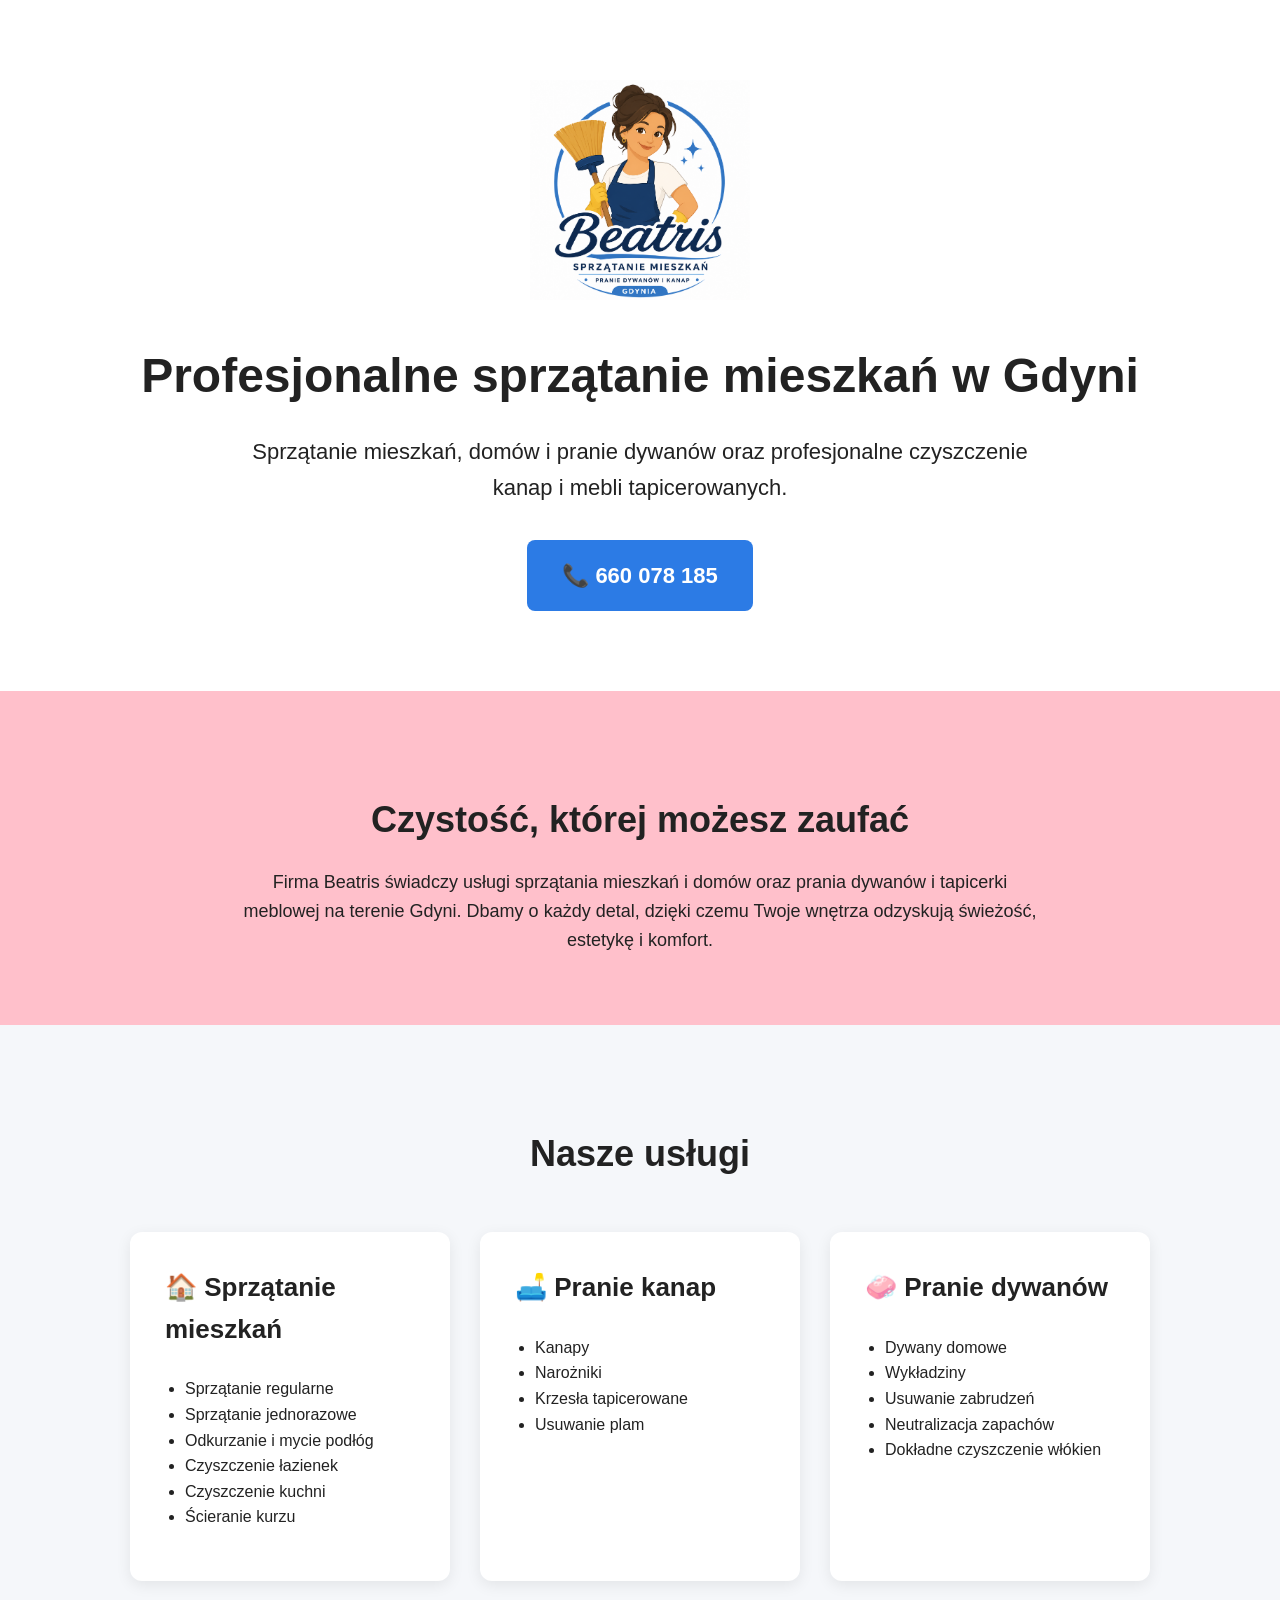
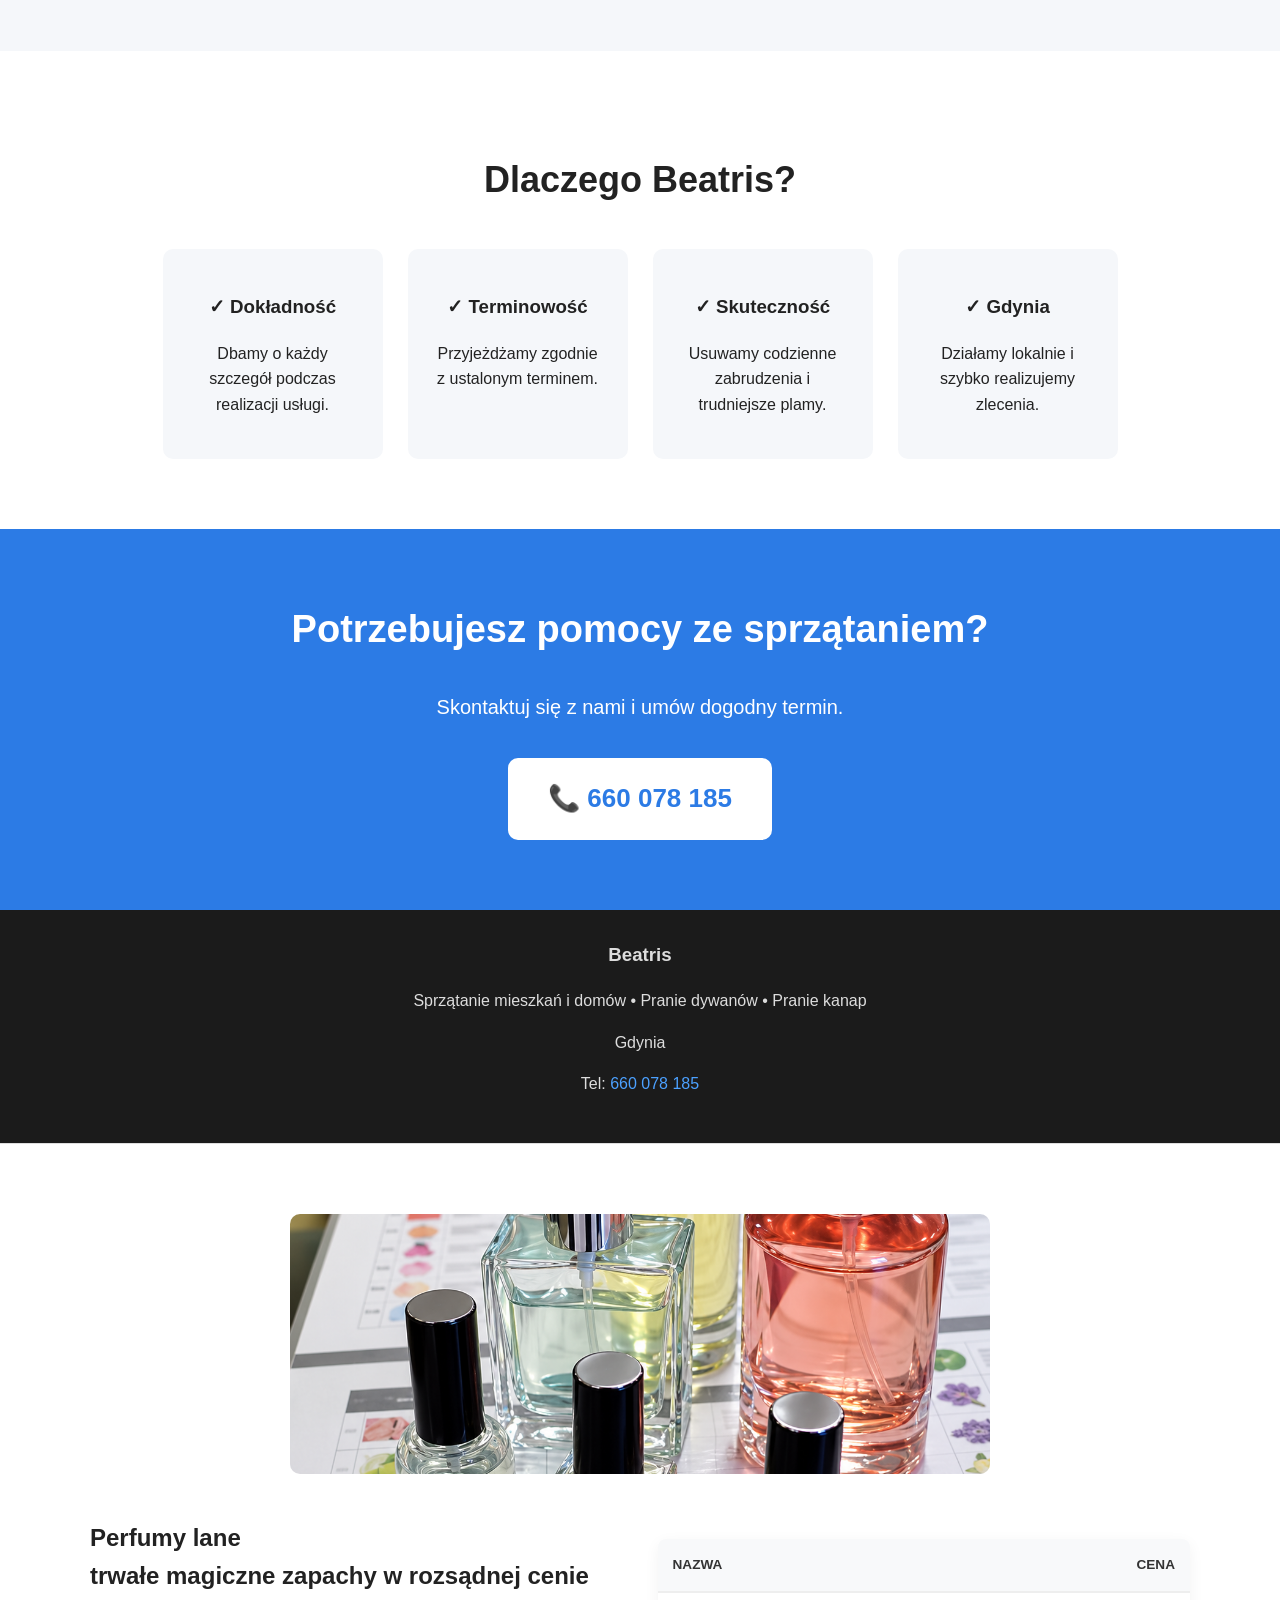
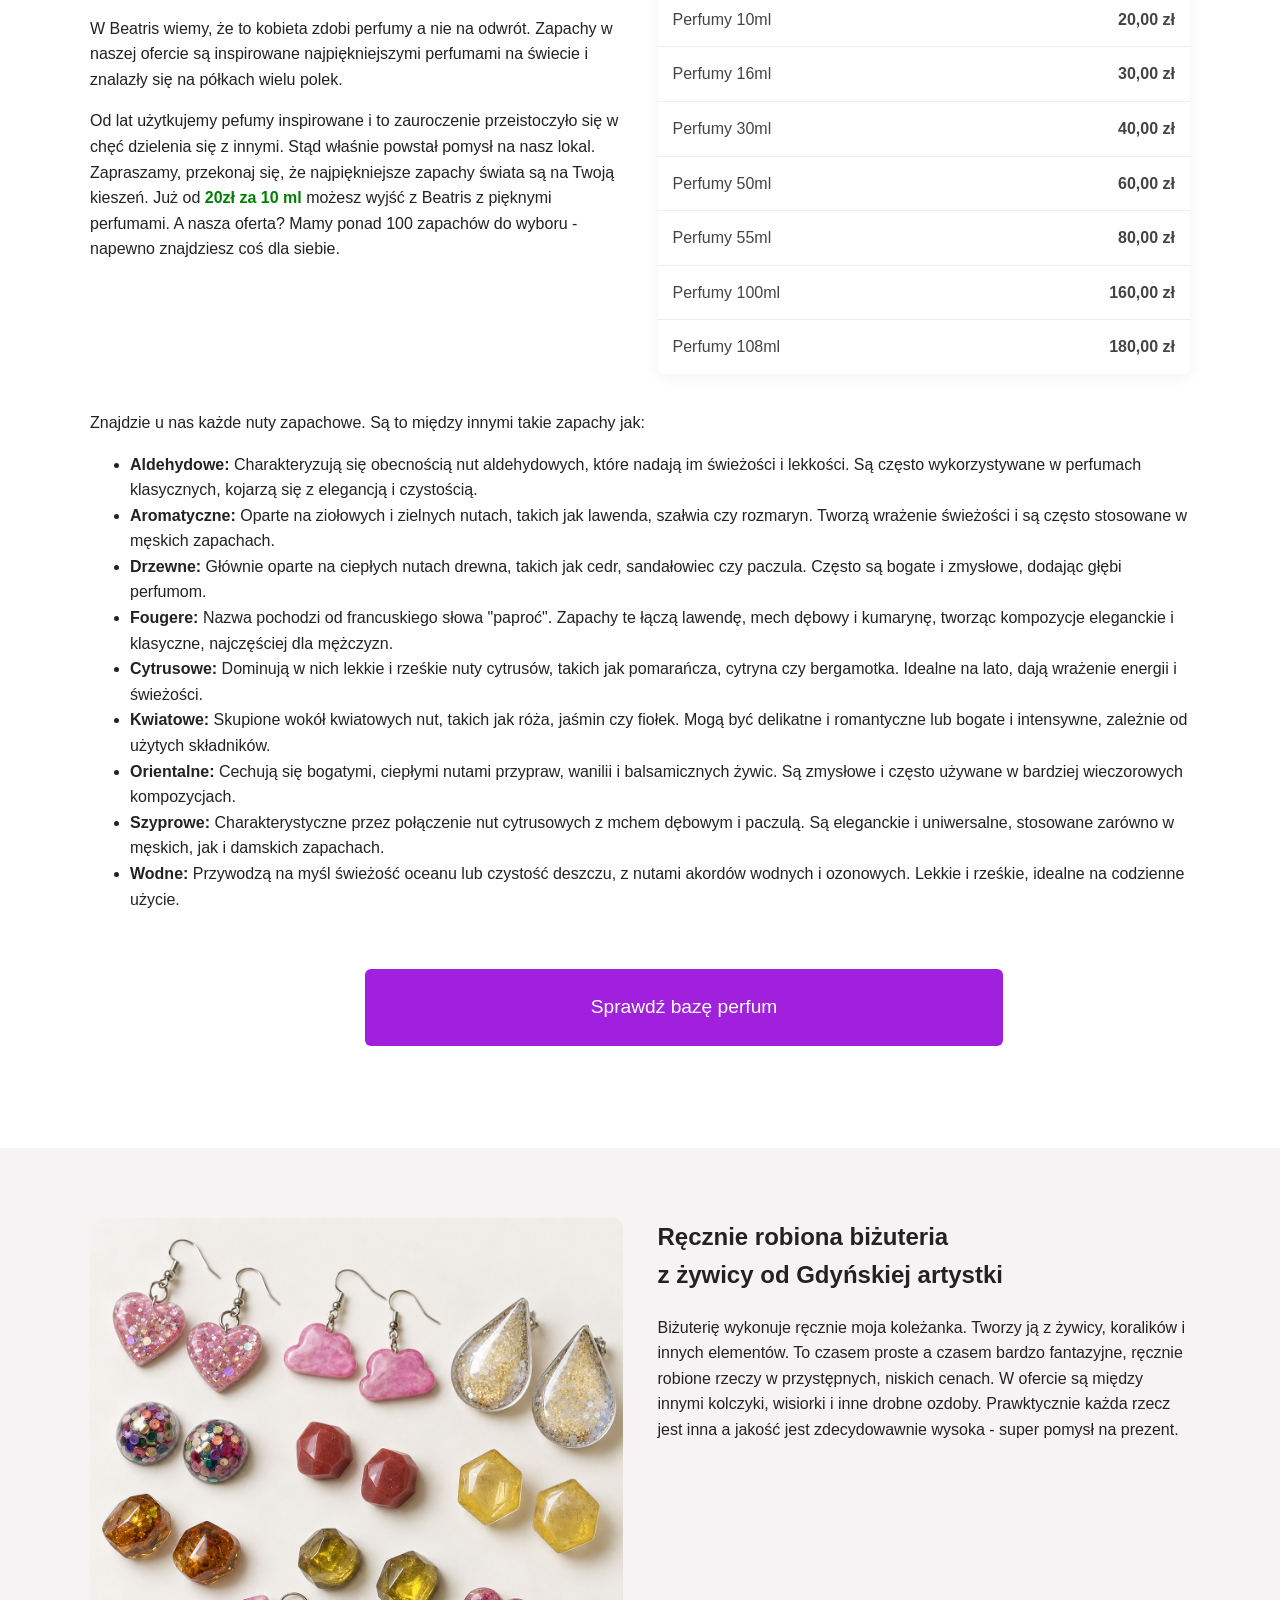
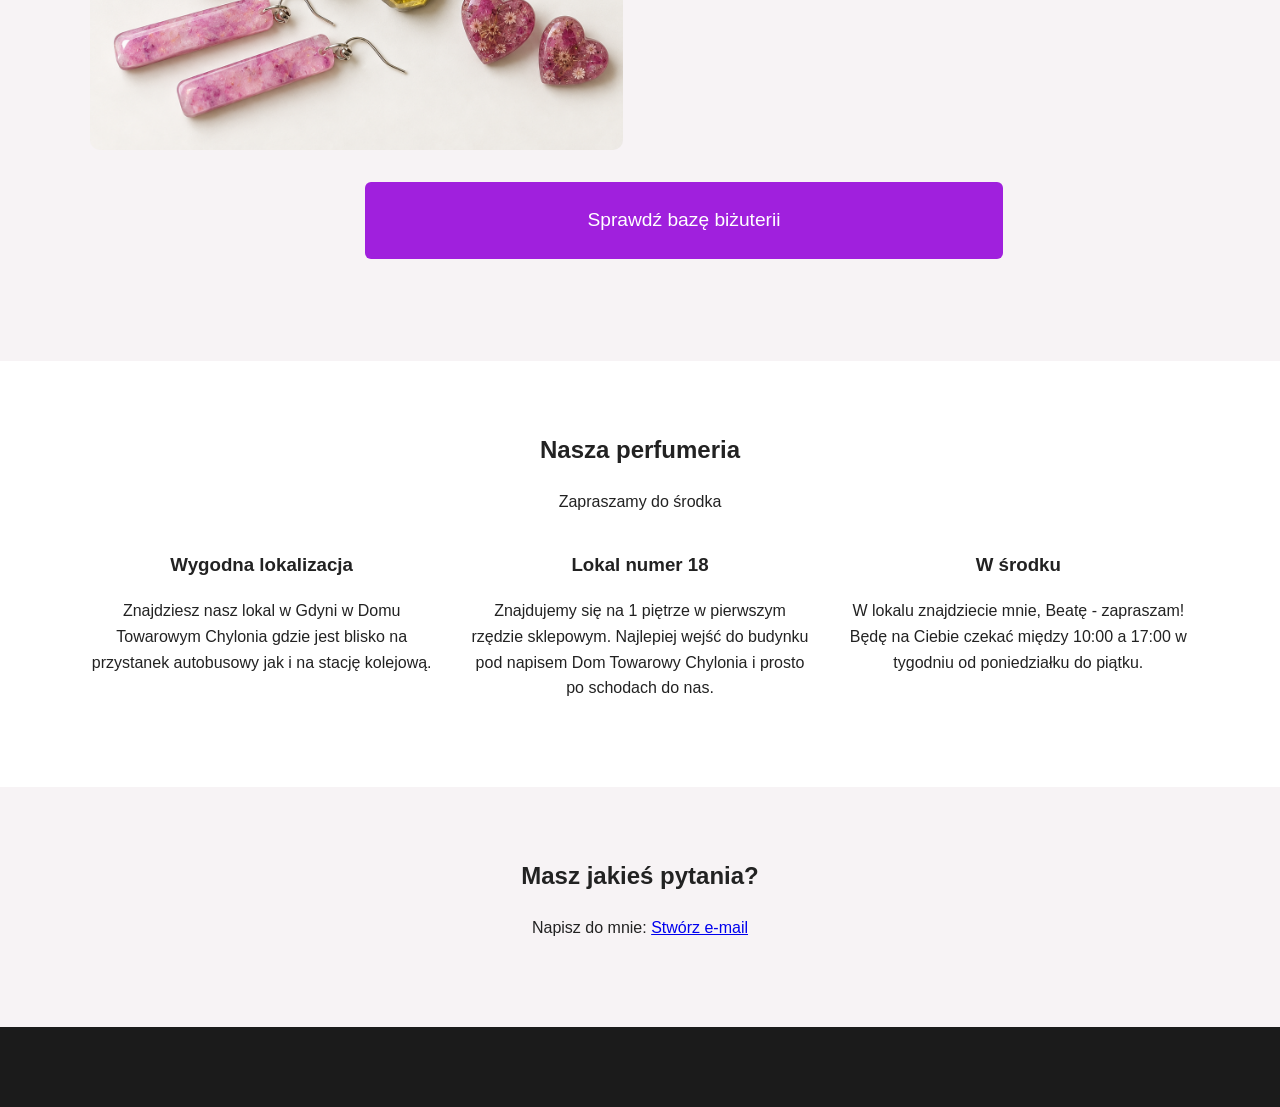
<file: index.html>
<!DOCTYPE html>
<html lang="pl">
<head>
<meta charset="UTF-8">
<meta name="viewport" content="width=device-width, initial-scale=1.0">
<title>Beatris - Sprzątanie i Perfumy</title>
<meta name="description" content="Beatris – profesjonalne sprzątanie mieszkań i domów w Gdyni oraz sprzedaż perfum inspirowanych.">
<!-- Google tag (gtag.js) -->
<script async src="https://www.googletagmanager.com/gtag/js?id=G-5XC782HHFV"></script>
<script>
  window.dataLayer = window.dataLayer || [];
  function gtag(){dataLayer.push(arguments);}
  gtag('js', new Date());
  gtag('config', 'G-5XC782HHFV');
</script>
<style>
    * { box-sizing:border-box; }
    html { scroll-behavior:smooth; }
    body { margin:0; font-family:Arial,Helvetica,sans-serif; color:#222; line-height:1.6; }
    img { max-width:100%; height:auto; }
    .section-divider { height:1px; background:#ddd; margin:0; }
    #perfumy .container, #bizuteria .container, #lokal .container, #kontakt .container {
        max-width:1100px; margin:0 auto;
    }
    #perfumy .row, #bizuteria .row, #lokal .row {
        display:flex; flex-wrap:wrap; gap:35px; align-items:flex-start;
    }
    #perfumy .col-6, #bizuteria .col-6 { flex:1 1 420px; }
    #perfumy .perfume-notes-row { display:block; }
    #perfumy .perfume-notes { width:100%; max-width:none; }
    #perfumy .perfume-notes ul { max-width:none; }
    #lokal .col-4 { flex:1 1 280px; }
    .major h2 { margin-top:0; }
    #perfumy .perfume-notes-row > div:last-child { width:100%; margin-top:25px; }
    .perfume-base-btn {
            display: inline-block;
		    margin: 32px 25%;
		    padding: 23px 20px;
		    background: #a020dd;
		    color: #fff;
		    text-decoration: none;
		    border-radius: 6px;
		    width: 58%;
		    text-align: center;
		    font-size: larger;
    }
    
    .site-section-title {
        max-width:1100px; margin:0 auto 35px; text-align:center;
    }

    .perfume-photo {
        width:100%;
        max-width:700px;
        height:260px;
        margin:0 auto 45px;
        overflow:hidden;
        border-radius:10px;
    }

    .perfume-photo img {
        width:100%;
        height:100%;
        object-fit:cover;
        object-position:center 55%;
        display:block;
    }

    .jewelry-photo {
        width:100%;
        height:auto;
        display:block;
        border-radius:10px;
    }
    @media (max-width:700px) {
        #perfumy, #bizuteria, #lokal, #kontakt { padding:45px 18px !important; }
        .perfume-photo { height:190px; margin-bottom:30px; }
    }
</style>
</head>
<body>

<!-- HERO -->
    <section style="background: linear-gradient(135deg,#fff,#fff);color: @222;padding:80px 20px;text-align:center;">
        
        <!-- Logo -->
        <div style="margin-bottom:30px;">
            <img src="logo.png" alt="Beatris" style="max-width:220px;width:100%;height:auto;">
        </div>

        <h1 style="font-size:48px;margin:0 0 20px 0;">
            Profesjonalne sprzątanie mieszkań w Gdyni
        </h1>

        <p style="font-size:22px;max-width:800px;margin:0 auto 35px auto;">
            Sprzątanie mieszkań, domów i pranie dywanów oraz profesjonalne czyszczenie kanap i mebli tapicerowanych.
        </p>

        <a href="tel:660078185"
           style="display:inline-block;background:#2c7be5;color:#fff;
                  padding:18px 35px;text-decoration:none;
                  border-radius:8px;font-size:22px;
                  font-weight:bold;">
            📞 660 078 185
        </a>
    </section>

    <!-- O NAS -->
    <section style="padding:70px 20px;background:pink;">
        <div style="max-width:1100px;margin:0 auto;text-align:center;">
            <h2 style="font-size:36px;margin-bottom:20px;">
                Czystość, której możesz zaufać
            </h2>

            <p style="font-size:18px;max-width:800px;margin:auto;">
                Firma Beatris świadczy usługi sprzątania mieszkań i domów oraz prania dywanów
                i tapicerki meblowej na terenie Gdyni. Dbamy o każdy detal,
                dzięki czemu Twoje wnętrza odzyskują świeżość, estetykę i komfort.
            </p>
        </div>
    </section>

    <!-- USŁUGI -->
    <section style="padding:70px 20px;background:#f5f7fa;">
        <div style="max-width:1600px;margin:auto;">

            <h2 style="text-align:center;font-size:36px;margin-bottom:50px;">
                Nasze usługi
            </h2>

            <div style="display:flex;flex-wrap:wrap;gap:30px;justify-content:center;">

                <div style="background:white;padding:35px;border-radius:12px;
                           width:320px;box-shadow:0 4px 15px rgba(0,0,0,0.08);">
                    <h3 style="font-size:26px;margin-top:0;">
                        🏠 Sprzątanie mieszkań
                    </h3>

                    <ul style="padding-left:20px;">
                        <li>Sprzątanie regularne</li>
                        <li>Sprzątanie jednorazowe</li>
                        <li>Odkurzanie i mycie podłóg</li>
                        <li>Czyszczenie łazienek</li>
                        <li>Czyszczenie kuchni</li>
                        <li>Ścieranie kurzu</li>
                    </ul>
                </div>

                <div style="background:white;padding:35px;border-radius:12px;
                           width:320px;box-shadow:0 4px 15px rgba(0,0,0,0.08);">
                    <h3 style="font-size:26px;margin-top:0;">
                        🛋️ Pranie kanap
                    </h3>

                    <ul style="padding-left:20px;">
                        <li>Kanapy</li>
                        <li>Narożniki</li>
                        <li>Krzesła tapicerowane</li>
                        <li>Usuwanie plam</li>
                    </ul>
                </div>

                <div style="background:white;padding:35px;border-radius:12px;
                           width:320px;box-shadow:0 4px 15px rgba(0,0,0,0.08);">
                    <h3 style="font-size:26px;margin-top:0;">
                        🧼 Pranie dywanów
                    </h3>

                    <ul style="padding-left:20px;">
                        <li>Dywany domowe</li>
                        <li>Wykładziny</li>
                        <li>Usuwanie zabrudzeń</li>
                        <li>Neutralizacja zapachów</li>
                        <li>Dokładne czyszczenie włókien</li>
                    </ul>
                </div>

            </div>
        </div>
    </section>

    <!-- DLACZEGO MY -->
    <section style="padding:70px 20px;background:white;">
        <div style="max-width:1600px;margin:auto;text-align:center;">

            <h2 style="font-size:36px;margin-bottom:40px;">
                Dlaczego Beatris?
            </h2>

            <div style="display:flex;flex-wrap:wrap;justify-content:center;gap:25px;">

                <div style="background:#f5f7fa;padding:25px;border-radius:10px;width:220px;">
                    <h3>✓ Dokładność</h3>
                    <p>Dbamy o każdy szczegół podczas realizacji usługi.</p>
                </div>

                <div style="background:#f5f7fa;padding:25px;border-radius:10px;width:220px;">
                    <h3>✓ Terminowość</h3>
                    <p>Przyjeżdżamy zgodnie z ustalonym terminem.</p>
                </div>

                <div style="background:#f5f7fa;padding:25px;border-radius:10px;width:220px;">
                    <h3>✓ Skuteczność</h3>
                    <p>Usuwamy codzienne zabrudzenia i trudniejsze plamy.</p>
                </div>

                <div style="background:#f5f7fa;padding:25px;border-radius:10px;width:220px;">
                    <h3>✓ Gdynia</h3>
                    <p>Działamy lokalnie i szybko realizujemy zlecenia.</p>
                </div>

            </div>
        </div>
    </section>

    <!-- CTA -->
    <section style="background:#2c7be5;color:white;padding:70px 20px;text-align:center;">
        <h2 style="font-size:38px;margin-top:0;">
            Potrzebujesz pomocy ze sprzątaniem?
        </h2>

        <p style="font-size:20px;max-width:700px;margin:20px auto 35px auto;">
            Skontaktuj się z nami i umów dogodny termin.
        </p>

        <a href="tel:660078185"
           style="display:inline-block;background:white;
                  color:#2c7be5;text-decoration:none;
                  padding:20px 40px;border-radius:10px;
                  font-size:26px;font-weight:bold;">
            📞 660 078 185
        </a>
    </section>

    <!-- FOOTER -->
    <footer style="background:#1b1b1b;color:#ddd;padding:30px 20px;text-align:center;">
        <h3 style="margin-top:0;">Beatris</h3>
        <p>Sprzątanie mieszkań i domów • Pranie dywanów • Pranie kanap</p>
        <p>Gdynia</p>
        <p>
            Tel:
            <a href="tel:660078185" style="color:#4ca1ff;text-decoration:none;">
                660 078 185
            </a>
        </p>
    </footer>

<div class="section-divider"></div>

<!-- PERFUMY / BIŻUTERIA – druga część strony -->
<!-- Header -->
			

		<!-- One -->
			<section id="perfumy" style="padding:70px 20px;background:#fff;">
				<div class="container">
					<div class="perfume-photo">
						<img src="images/perfumy-butelki.png" alt="Butelki perfum Beatris">
					</div>
					<div class="row gtr-150">
						<div class="col-6 col-12-medium">
							<header class="major">
								<h2>Perfumy lane<br />
								trwałe magiczne zapachy w rozsądnej cenie</h2>
							</header>
							<p>W Beatris wiemy, że to kobieta zdobi perfumy a nie na odwrót. 
								Zapachy w naszej ofercie są inspirowane najpiękniejszymi perfumami na świecie i znalazły się na półkach wielu polek.
							</p>
							<p></p>Od lat użytkujemy pefumy inspirowane i to zauroczenie przeistoczyło się w chęć dzielenia się z innymi.
							Stąd właśnie powstał pomysł na nasz lokal. Zapraszamy, przekonaj się, że najpiękniejsze zapachy świata są na Twoją kieszeń. 
								Już od <strong><span style="color: green">20zł za 10 ml</span></strong> możesz wyjść z Beatris z pięknymi perfumami. A nasza oferta? Mamy ponad 100 zapachów do wyboru - napewno znajdziesz coś dla siebie.</p>
								
						</div>
						
						<div class="col-6 col-12-medium imp-medium">
							<div class="pricing"></div>
						</div>	
					
					</div>

					<div class="row gtr-150 perfume-notes-row">
						<div class="perfume-notes">
							<p>Znajdzie u nas każde nuty zapachowe.
								Są to między innymi takie zapachy jak:</p>
							<ul>
								<li><b>Aldehydowe:</b> Charakteryzują się obecnością nut aldehydowych, które nadają im świeżości i lekkości. Są często wykorzystywane w perfumach klasycznych, kojarzą się z elegancją i czystością.</li>
								<li><b>Aromatyczne:</b> Oparte na ziołowych i zielnych nutach, takich jak lawenda, szałwia czy rozmaryn. Tworzą wrażenie świeżości i są często stosowane w męskich zapachach.</li>
								<li><b>Drzewne:</b> Głównie oparte na ciepłych nutach drewna, takich jak cedr, sandałowiec czy paczula. Często są bogate i zmysłowe, dodając głębi perfumom.</li>
								<li><b>Fougere:</b> Nazwa pochodzi od francuskiego słowa "paproć". Zapachy te łączą lawendę, mech dębowy i kumarynę, tworząc kompozycje eleganckie i klasyczne, najczęściej dla mężczyzn.</li>
								<li><b>Cytrusowe:</b> Dominują w nich lekkie i rześkie nuty cytrusów, takich jak pomarańcza, cytryna czy bergamotka. Idealne na lato, dają wrażenie energii i świeżości.</li>
								<li><b>Kwiatowe:</b> Skupione wokół kwiatowych nut, takich jak róża, jaśmin czy fiołek. Mogą być delikatne i romantyczne lub bogate i intensywne, zależnie od użytych składników.</li>
								<li><b>Orientalne:</b> Cechują się bogatymi, ciepłymi nutami przypraw, wanilii i balsamicznych żywic. Są zmysłowe i często używane w bardziej wieczorowych kompozycjach.</li>
								<li><b>Szyprowe:</b> Charakterystyczne przez połączenie nut cytrusowych z mchem dębowym i paczulą. Są eleganckie i uniwersalne, stosowane zarówno w męskich, jak i damskich zapachach.</li>
								<li><b>Wodne:</b> Przywodzą na myśl świeżość oceanu lub czystość deszczu, z nutami akordów wodnych i ozonowych. Lekkie i rześkie, idealne na codzienne użycie.</li>
							</ul>
						</div>
						
						<!-- PDF -->
						<div>
							<a class="perfume-base-btn" href="./assets/css/files/perfumy.pdf">Sprawdź bazę perfum</a>
						</div>
						
					</div>
				</div>
			</section>

		<!-- Two -->
			<section id="bizuteria" style="padding:70px 20px;background:#f7f3f5;">
				<div class="container">
					<div class="row gtr-150">
						<div class="col-6 col-12-medium">
							<img class="jewelry-photo"
							     src="images/bizuteria-zywica-epoksydowa-beatris.png"
							     alt="Ręcznie robiona biżuteria z żywicy i koralików">
						</div>
						<div class="col-6 col-12-medium">
							<header class="major">
								<h2>Ręcznie robiona biżuteria<br />
								z żywicy od Gdyńskiej artystki</h2>
							</header>
							<p>
								Biżuterię wykonuje ręcznie moja koleżanka. Tworzy ją z żywicy, koralików i innych elementów.
								To czasem proste a czasem bardzo fantazyjne, ręcznie robione rzeczy w przystępnych, niskich cenach.
								W ofercie są między innymi kolczyki, wisiorki i inne drobne ozdoby.
								Prawktycznie każda rzecz jest inna a jakość jest zdecydowawnie wysoka - super pomysł na prezent.
							</p>
						</div>
					</div>

					<!-- PDF -->
						<div>
							<a class="perfume-base-btn" href="./assets/css/files/Baza biżuterii_compressed.pdf">Sprawdź bazę biżuterii</a>
						</div>
				</div>
			</section>

		<!-- girl-->
		
<!-- 		<section id="girl" class="main style2">
			<img src="images/lady.jpg" class="lady" alt="" width="105vw">
			<div class="container">
				<div class="row gtr-150">
					
				</div>
			</div>
		</section>	 -->

		<!-- Three -->
			<section id="lokal" style="padding:70px 20px;background:#fff;text-align:center;">
				<div class="container">
					<header class="major">
						<h2>Nasza perfumeria</h2>
					</header>
					<p>Zapraszamy do środka</p>
					<div class="row gtr-150">
						<div class="col-4 col-12-medium">
							
							<h3>Wygodna lokalizacja</h3>
							<p>Znajdziesz nasz lokal w Gdyni w Domu Towarowym Chylonia gdzie jest blisko na przystanek autobusowy jak i na stację kolejową.</p>
							
						</div>
						<div class="col-4 col-12-medium">
							
							<h3>Lokal numer 18</h3>
							<p>Znajdujemy się na 1 piętrze w pierwszym rzędzie sklepowym. Najlepiej wejść do budynku pod napisem Dom Towarowy Chylonia i prosto po schodach do nas.</p>
						
						</div>
						<div class="col-4 col-12-medium">
							
							<h3>W środku</h3>
							<p>W lokalu znajdziecie mnie, Beatę - zapraszam! Będę na Ciebie czekać między 10:00 a 17:00 w tygodniu od poniedziałku do piątku.</p>
							
						</div>
					</div>
				</div>
			</section>

		<!-- Four -->
			<section id="kontakt" style="padding:70px 20px;background:#f7f3f5;text-align:center;">
				<div class="container">
					<header class="major">
						<h2>Masz jakieś pytania?</h2>
					</header>
					<p>Napisz do mnie: <a href="mailto:bielakbeata88@gmail.com" class="button wide primary">Stwórz e-mail</a></p>
					
				</div>
			</section>

		<!-- Footer -->
			<footer style="padding:40px 20px;background:#1b1b1b;color:#ddd;text-align:center;">
				
				
			</section>

		<!-- Scripts -->
			<script src="assets/js/pricing.js"></script>
			<script src="assets/js/jquery.min.js"></script>
			<script src="assets/js/jquery.scrolly.min.js"></script>
			<script src="assets/js/browser.min.js"></script>
			<script src="assets/js/breakpoints.min.js"></script>
			<script src="assets/js/util.js"></script>
			<script src="assets/js/main.js"></script>

</body>
</html>
</file>
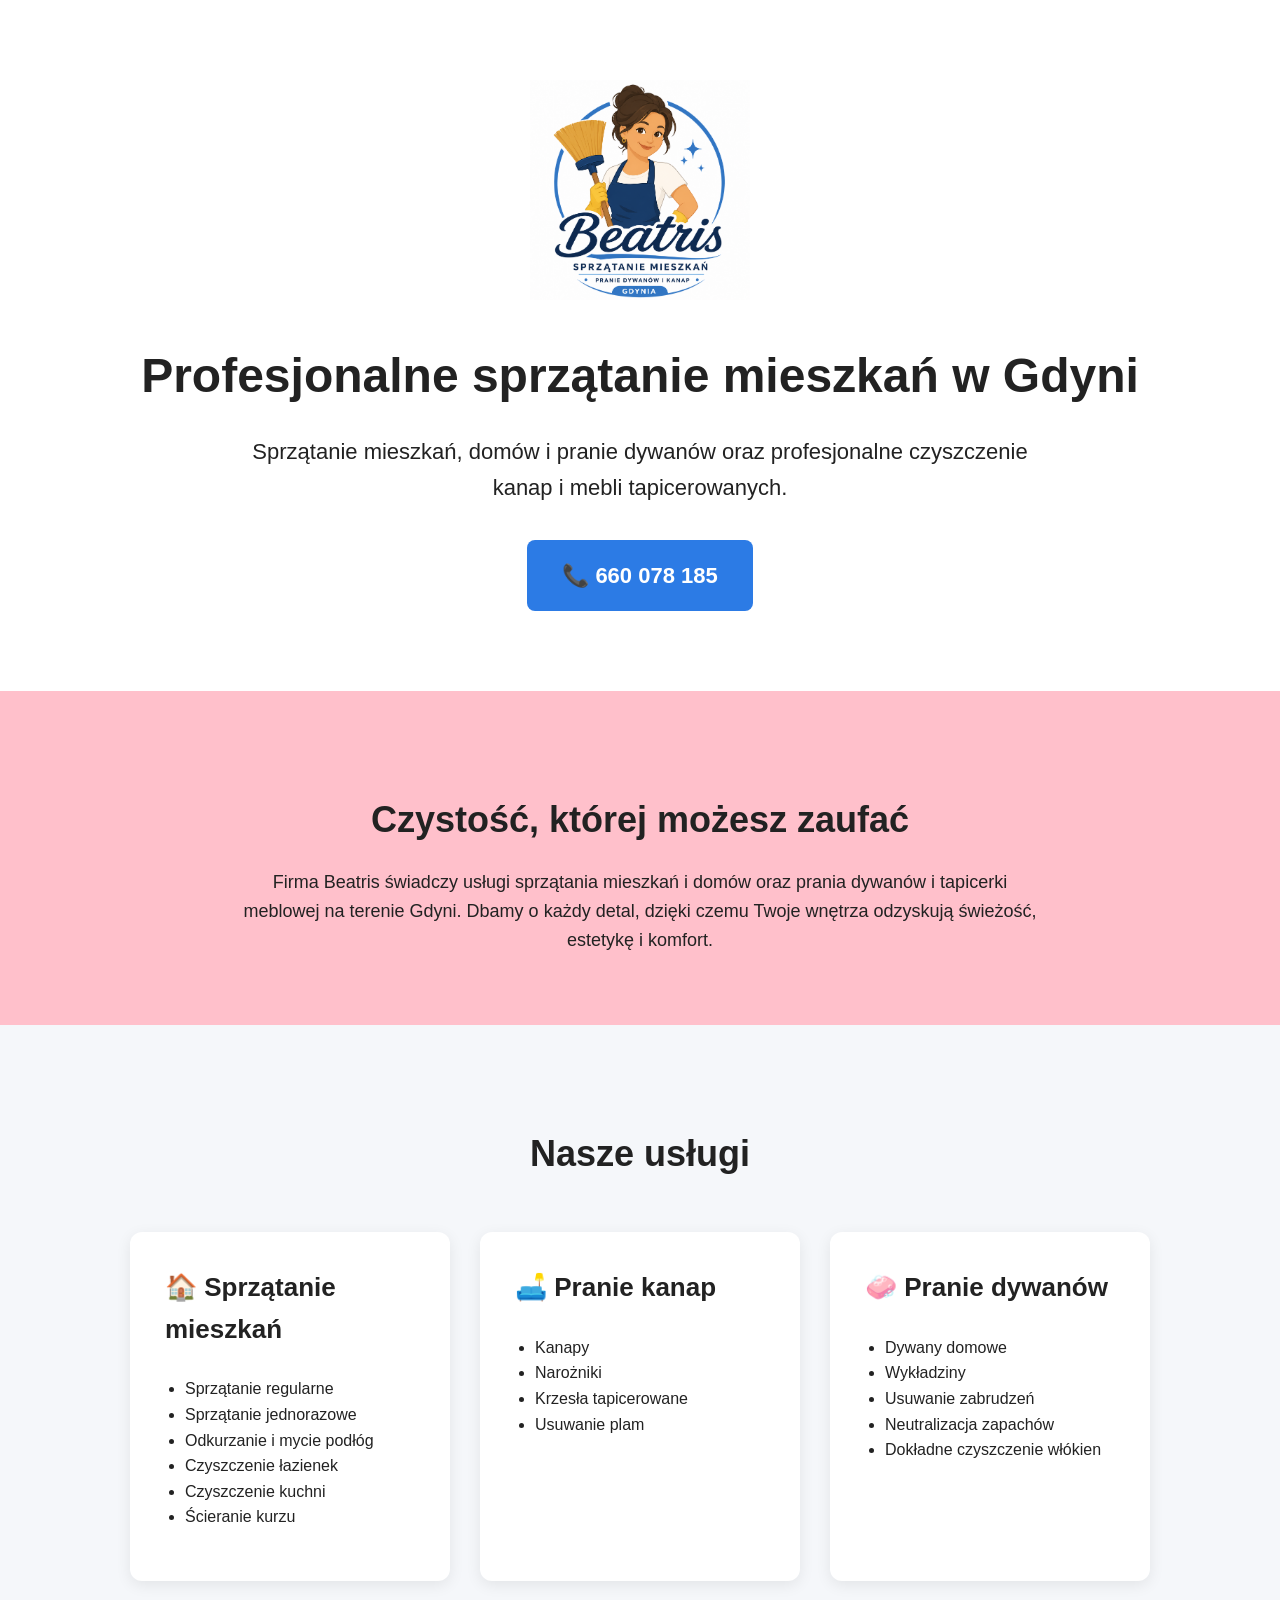
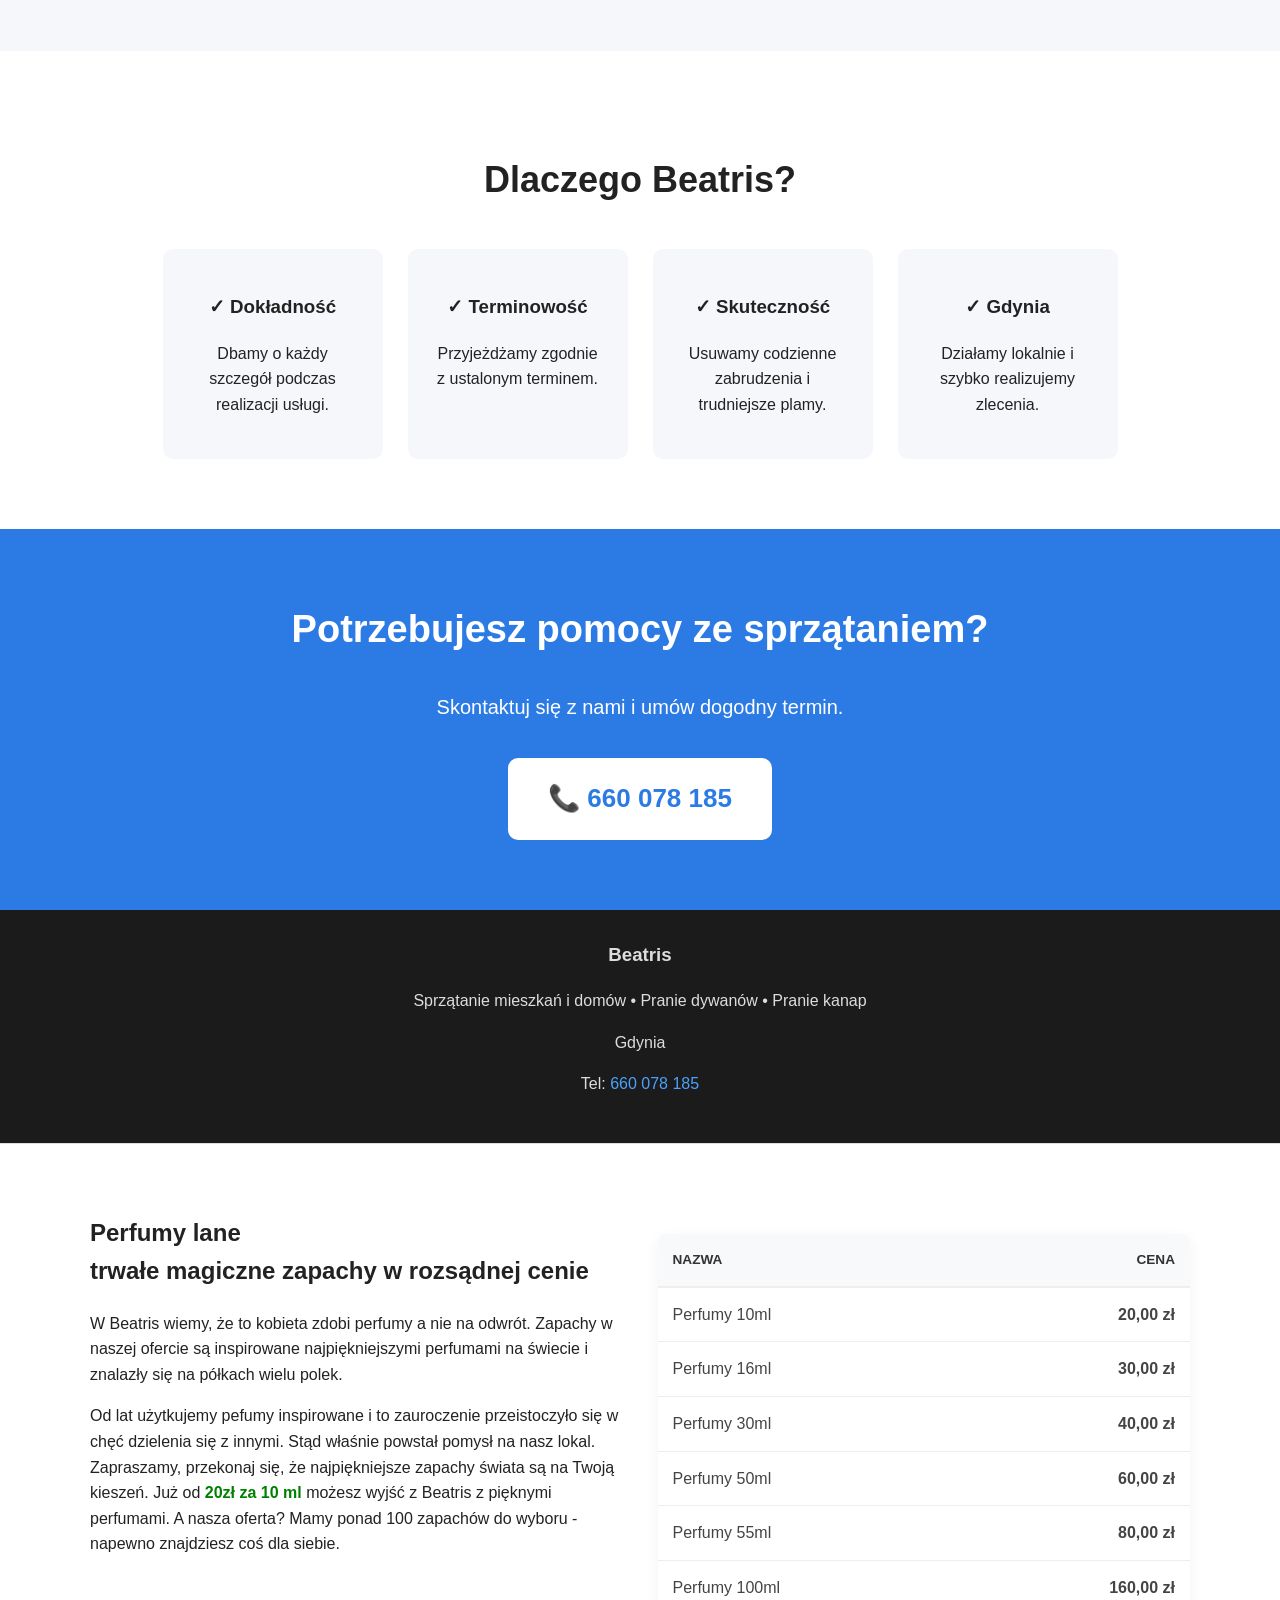
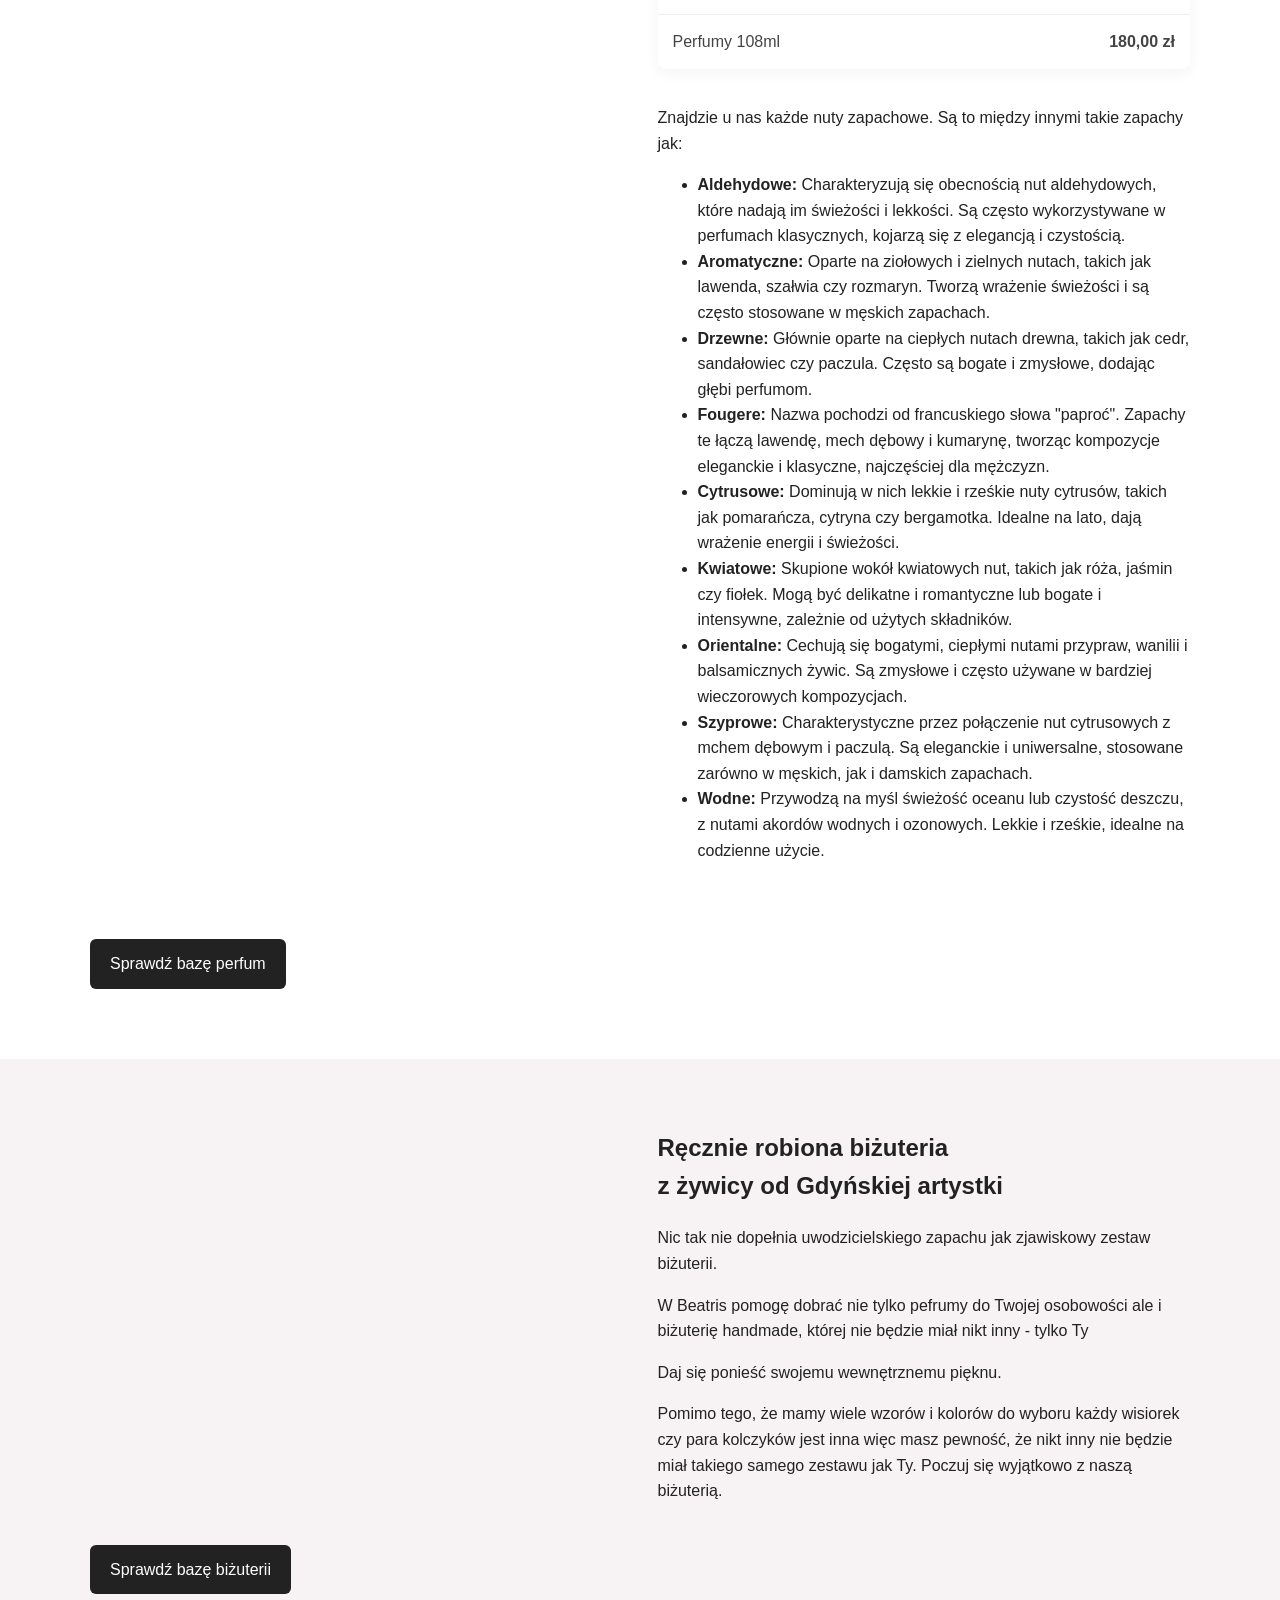
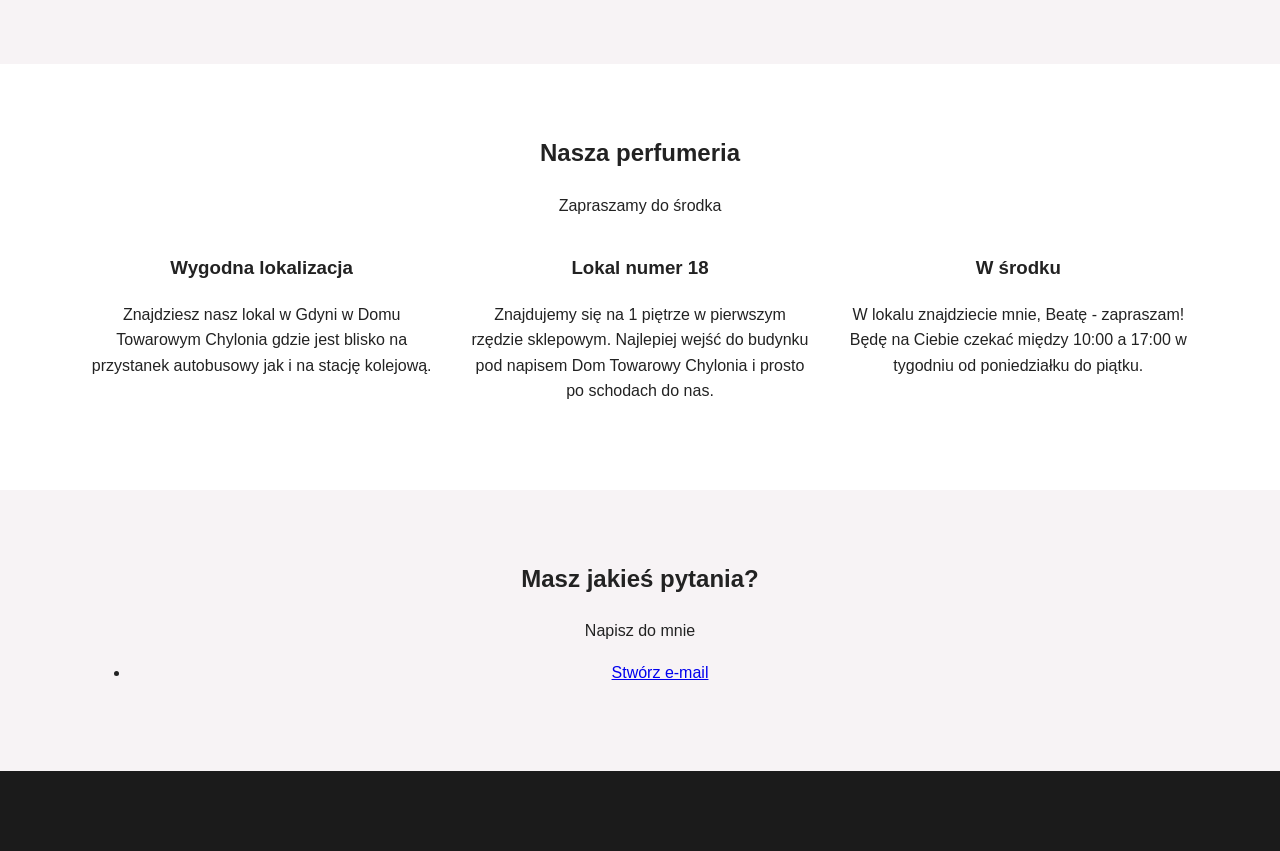
<file: index2.html>
<!DOCTYPE html>
<html lang="pl">
<head>
<meta charset="UTF-8">
<meta name="viewport" content="width=device-width, initial-scale=1.0">
<title>Beatris - Sprzątanie i Perfumy</title>
<meta name="description" content="Beatris – profesjonalne sprzątanie mieszkań i domów w Gdyni oraz sprzedaż perfum inspirowanych.">
<style>
    * { box-sizing:border-box; }
    html { scroll-behavior:smooth; }
    body { margin:0; font-family:Arial,Helvetica,sans-serif; color:#222; line-height:1.6; }
    img { max-width:100%; height:auto; }
    .section-divider { height:1px; background:#ddd; margin:0; }
    #perfumy .container, #bizuteria .container, #lokal .container, #kontakt .container {
        max-width:1100px; margin:0 auto;
    }
    #perfumy .row, #bizuteria .row, #lokal .row {
        display:flex; flex-wrap:wrap; gap:35px; align-items:flex-start;
    }
    #perfumy .col-6, #bizuteria .col-6 { flex:1 1 420px; }
    #lokal .col-4 { flex:1 1 280px; }
    .major h2 { margin-top:0; }
    .perfume-base-btn {
        display:inline-block; margin-top:25px; padding:12px 20px;
        background:#222; color:#fff; text-decoration:none; border-radius:6px;
    }
    #perfumy .image, #bizuteria .image, #lokal .image { display:none !important; }
    .site-section-title {
        max-width:1100px; margin:0 auto 35px; text-align:center;
    }
    @media (max-width:700px) {
        #perfumy, #bizuteria, #lokal, #kontakt { padding:45px 18px !important; }
    }
</style>
</head>
<body>

<!-- HERO -->
    <section style="background: linear-gradient(135deg,#fff,#fff);color: @222;padding:80px 20px;text-align:center;">
        
        <!-- Logo -->
        <div style="margin-bottom:30px;">
            <img src="logo.png" alt="Beatris" style="max-width:220px;width:100%;height:auto;">
        </div>

        <h1 style="font-size:48px;margin:0 0 20px 0;">
            Profesjonalne sprzątanie mieszkań w Gdyni
        </h1>

        <p style="font-size:22px;max-width:800px;margin:0 auto 35px auto;">
            Sprzątanie mieszkań, domów i pranie dywanów oraz profesjonalne czyszczenie kanap i mebli tapicerowanych.
        </p>

        <a href="tel:660078185"
           style="display:inline-block;background:#2c7be5;color:#fff;
                  padding:18px 35px;text-decoration:none;
                  border-radius:8px;font-size:22px;
                  font-weight:bold;">
            📞 660 078 185
        </a>
    </section>

    <!-- O NAS -->
    <section style="padding:70px 20px;background:pink;">
        <div style="max-width:1100px;margin:0 auto;text-align:center;">
            <h2 style="font-size:36px;margin-bottom:20px;">
                Czystość, której możesz zaufać
            </h2>

            <p style="font-size:18px;max-width:800px;margin:auto;">
                Firma Beatris świadczy usługi sprzątania mieszkań i domów oraz prania dywanów
                i tapicerki meblowej na terenie Gdyni. Dbamy o każdy detal,
                dzięki czemu Twoje wnętrza odzyskują świeżość, estetykę i komfort.
            </p>
        </div>
    </section>

    <!-- USŁUGI -->
    <section style="padding:70px 20px;background:#f5f7fa;">
        <div style="max-width:1600px;margin:auto;">

            <h2 style="text-align:center;font-size:36px;margin-bottom:50px;">
                Nasze usługi
            </h2>

            <div style="display:flex;flex-wrap:wrap;gap:30px;justify-content:center;">

                <div style="background:white;padding:35px;border-radius:12px;
                           width:320px;box-shadow:0 4px 15px rgba(0,0,0,0.08);">
                    <h3 style="font-size:26px;margin-top:0;">
                        🏠 Sprzątanie mieszkań
                    </h3>

                    <ul style="padding-left:20px;">
                        <li>Sprzątanie regularne</li>
                        <li>Sprzątanie jednorazowe</li>
                        <li>Odkurzanie i mycie podłóg</li>
                        <li>Czyszczenie łazienek</li>
                        <li>Czyszczenie kuchni</li>
                        <li>Ścieranie kurzu</li>
                    </ul>
                </div>

                <div style="background:white;padding:35px;border-radius:12px;
                           width:320px;box-shadow:0 4px 15px rgba(0,0,0,0.08);">
                    <h3 style="font-size:26px;margin-top:0;">
                        🛋️ Pranie kanap
                    </h3>

                    <ul style="padding-left:20px;">
                        <li>Kanapy</li>
                        <li>Narożniki</li>
                        <li>Krzesła tapicerowane</li>
                        <li>Usuwanie plam</li>
                    </ul>
                </div>

                <div style="background:white;padding:35px;border-radius:12px;
                           width:320px;box-shadow:0 4px 15px rgba(0,0,0,0.08);">
                    <h3 style="font-size:26px;margin-top:0;">
                        🧼 Pranie dywanów
                    </h3>

                    <ul style="padding-left:20px;">
                        <li>Dywany domowe</li>
                        <li>Wykładziny</li>
                        <li>Usuwanie zabrudzeń</li>
                        <li>Neutralizacja zapachów</li>
                        <li>Dokładne czyszczenie włókien</li>
                    </ul>
                </div>

            </div>
        </div>
    </section>

    <!-- DLACZEGO MY -->
    <section style="padding:70px 20px;background:white;">
        <div style="max-width:1600px;margin:auto;text-align:center;">

            <h2 style="font-size:36px;margin-bottom:40px;">
                Dlaczego Beatris?
            </h2>

            <div style="display:flex;flex-wrap:wrap;justify-content:center;gap:25px;">

                <div style="background:#f5f7fa;padding:25px;border-radius:10px;width:220px;">
                    <h3>✓ Dokładność</h3>
                    <p>Dbamy o każdy szczegół podczas realizacji usługi.</p>
                </div>

                <div style="background:#f5f7fa;padding:25px;border-radius:10px;width:220px;">
                    <h3>✓ Terminowość</h3>
                    <p>Przyjeżdżamy zgodnie z ustalonym terminem.</p>
                </div>

                <div style="background:#f5f7fa;padding:25px;border-radius:10px;width:220px;">
                    <h3>✓ Skuteczność</h3>
                    <p>Usuwamy codzienne zabrudzenia i trudniejsze plamy.</p>
                </div>

                <div style="background:#f5f7fa;padding:25px;border-radius:10px;width:220px;">
                    <h3>✓ Gdynia</h3>
                    <p>Działamy lokalnie i szybko realizujemy zlecenia.</p>
                </div>

            </div>
        </div>
    </section>

    <!-- CTA -->
    <section style="background:#2c7be5;color:white;padding:70px 20px;text-align:center;">
        <h2 style="font-size:38px;margin-top:0;">
            Potrzebujesz pomocy ze sprzątaniem?
        </h2>

        <p style="font-size:20px;max-width:700px;margin:20px auto 35px auto;">
            Skontaktuj się z nami i umów dogodny termin.
        </p>

        <a href="tel:660078185"
           style="display:inline-block;background:white;
                  color:#2c7be5;text-decoration:none;
                  padding:20px 40px;border-radius:10px;
                  font-size:26px;font-weight:bold;">
            📞 660 078 185
        </a>
    </section>

    <!-- FOOTER -->
    <footer style="background:#1b1b1b;color:#ddd;padding:30px 20px;text-align:center;">
        <h3 style="margin-top:0;">Beatris</h3>
        <p>Sprzątanie mieszkań i domów • Pranie dywanów • Pranie kanap</p>
        <p>Gdynia</p>
        <p>
            Tel:
            <a href="tel:660078185" style="color:#4ca1ff;text-decoration:none;">
                660 078 185
            </a>
        </p>
    </footer>

<div class="section-divider"></div>

<!-- PERFUMY / BIŻUTERIA – druga część strony -->
<!-- Header -->
			

		<!-- One -->
			<section id="perfumy" style="padding:70px 20px;background:#fff;">
				<div class="container">
					<div class="row gtr-150">
						<div class="col-6 col-12-medium">
							<header class="major">
								<h2>Perfumy lane<br />
								trwałe magiczne zapachy w rozsądnej cenie</h2>
							</header>
							<p>W Beatris wiemy, że to kobieta zdobi perfumy a nie na odwrót. 
								Zapachy w naszej ofercie są inspirowane najpiękniejszymi perfumami na świecie i znalazły się na półkach wielu polek.
							</p>
							<p></p>Od lat użytkujemy pefumy inspirowane i to zauroczenie przeistoczyło się w chęć dzielenia się z innymi.
							Stąd właśnie powstał pomysł na nasz lokal. Zapraszamy, przekonaj się, że najpiękniejsze zapachy świata są na Twoją kieszeń. 
								Już od <strong><span style="color: green">20zł za 10 ml</span></strong> możesz wyjść z Beatris z pięknymi perfumami. A nasza oferta? Mamy ponad 100 zapachów do wyboru - napewno znajdziesz coś dla siebie.</p>
								
						</div>
						
						<div class="col-6 col-12-medium imp-medium">
							<div class="pricing"></div>
						</div>	
					
					</div>

					<div class="row gtr-150">
						<div class="col-6 col-12-medium imp-medium">
							
						</div>

						<div class="col-6 col-12-medium">
							<p>Znajdzie u nas każde nuty zapachowe.
								Są to między innymi takie zapachy jak:</p>
							<ul>
								<li><b>Aldehydowe:</b> Charakteryzują się obecnością nut aldehydowych, które nadają im świeżości i lekkości. Są często wykorzystywane w perfumach klasycznych, kojarzą się z elegancją i czystością.</li>
								<li><b>Aromatyczne:</b> Oparte na ziołowych i zielnych nutach, takich jak lawenda, szałwia czy rozmaryn. Tworzą wrażenie świeżości i są często stosowane w męskich zapachach.</li>
								<li><b>Drzewne:</b> Głównie oparte na ciepłych nutach drewna, takich jak cedr, sandałowiec czy paczula. Często są bogate i zmysłowe, dodając głębi perfumom.</li>
								<li><b>Fougere:</b> Nazwa pochodzi od francuskiego słowa "paproć". Zapachy te łączą lawendę, mech dębowy i kumarynę, tworząc kompozycje eleganckie i klasyczne, najczęściej dla mężczyzn.</li>
								<li><b>Cytrusowe:</b> Dominują w nich lekkie i rześkie nuty cytrusów, takich jak pomarańcza, cytryna czy bergamotka. Idealne na lato, dają wrażenie energii i świeżości.</li>
								<li><b>Kwiatowe:</b> Skupione wokół kwiatowych nut, takich jak róża, jaśmin czy fiołek. Mogą być delikatne i romantyczne lub bogate i intensywne, zależnie od użytych składników.</li>
								<li><b>Orientalne:</b> Cechują się bogatymi, ciepłymi nutami przypraw, wanilii i balsamicznych żywic. Są zmysłowe i często używane w bardziej wieczorowych kompozycjach.</li>
								<li><b>Szyprowe:</b> Charakterystyczne przez połączenie nut cytrusowych z mchem dębowym i paczulą. Są eleganckie i uniwersalne, stosowane zarówno w męskich, jak i damskich zapachach.</li>
								<li><b>Wodne:</b> Przywodzą na myśl świeżość oceanu lub czystość deszczu, z nutami akordów wodnych i ozonowych. Lekkie i rześkie, idealne na codzienne użycie.</li>
							</ul>
						</div>
						
						<!-- PDF -->
						<div>
							<a class="perfume-base-btn" href="./assets/css/files/perfumy.pdf">Sprawdź bazę perfum</a>
						</div>
						
					</div>
				</div>
			</section>

		<!-- Two -->
			<section id="bizuteria" style="padding:70px 20px;background:#f7f3f5;">
				<div class="container">
					<div class="row gtr-150">
						<div class="col-6 col-12-medium">
							<ul class="major-icons">
								
							</ul>
						</div>
						<div class="col-6 col-12-medium">
							<header class="major">
								<h2>Ręcznie robiona biżuteria<br />
								z żywicy od Gdyńskiej artystki</h2>
							</header>
							<p>Nic tak nie dopełnia uwodzicielskiego zapachu jak zjawiskowy zestaw biżuterii.</p>
							<p>W Beatris pomogę dobrać nie tylko pefrumy do Twojej osobowości ale i biżuterię handmade, której nie będzie miał nikt inny - tylko Ty</p>
							<p>Daj się ponieść swojemu wewnętrznemu pięknu.</p>
							<p>Pomimo tego, że mamy wiele wzorów i kolorów do wyboru każdy wisiorek czy para kolczyków jest inna więc masz pewność, że nikt inny nie będzie miał takiego samego zestawu jak Ty. Poczuj się wyjątkowo z naszą biżuterią.</p>
						</div>
					</div>

					<!-- PDF -->
						<div>
							<a class="perfume-base-btn" href="./assets/css/files/Baza biżuterii_compressed.pdf">Sprawdź bazę biżuterii</a>
						</div>
				</div>
			</section>

		<!-- girl-->
		
<!-- 		<section id="girl" class="main style2">
			<img src="images/lady.jpg" class="lady" alt="" width="105vw">
			<div class="container">
				<div class="row gtr-150">
					
				</div>
			</div>
		</section>	 -->

		<!-- Three -->
			<section id="lokal" style="padding:70px 20px;background:#fff;text-align:center;">
				<div class="container">
					<header class="major">
						<h2>Nasza perfumeria</h2>
					</header>
					<p>Zapraszamy do środka</p>
					<div class="row gtr-150">
						<div class="col-4 col-12-medium">
							
							<h3>Wygodna lokalizacja</h3>
							<p>Znajdziesz nasz lokal w Gdyni w Domu Towarowym Chylonia gdzie jest blisko na przystanek autobusowy jak i na stację kolejową.</p>
							
						</div>
						<div class="col-4 col-12-medium">
							
							<h3>Lokal numer 18</h3>
							<p>Znajdujemy się na 1 piętrze w pierwszym rzędzie sklepowym. Najlepiej wejść do budynku pod napisem Dom Towarowy Chylonia i prosto po schodach do nas.</p>
						
						</div>
						<div class="col-4 col-12-medium">
							
							<h3>W środku</h3>
							<p>W lokalu znajdziecie mnie, Beatę - zapraszam! Będę na Ciebie czekać między 10:00 a 17:00 w tygodniu od poniedziałku do piątku.</p>
							
						</div>
					</div>
				</div>
			</section>

		<!-- Four -->
			<section id="kontakt" style="padding:70px 20px;background:#f7f3f5;text-align:center;">
				<div class="container">
					<header class="major">
						<h2>Masz jakieś pytania?</h2>
					</header>
					<p>Napisz do mnie</p>
					<ul class="actions special">
						<li><a href="mailto:bielakbeata88@gmail.com" class="button wide primary">Stwórz e-mail</a></li>
					</ul>
				</div>
			</section>

		<!-- Footer -->
			<footer style="padding:40px 20px;background:#1b1b1b;color:#ddd;text-align:center;">
				
				
			</section>

		<!-- Scripts -->
			<script src="assets/js/pricing.js"></script>
			<script src="assets/js/jquery.min.js"></script>
			<script src="assets/js/jquery.scrolly.min.js"></script>
			<script src="assets/js/browser.min.js"></script>
			<script src="assets/js/breakpoints.min.js"></script>
			<script src="assets/js/util.js"></script>
			<script src="assets/js/main.js"></script>

</body>
</html>
</file>
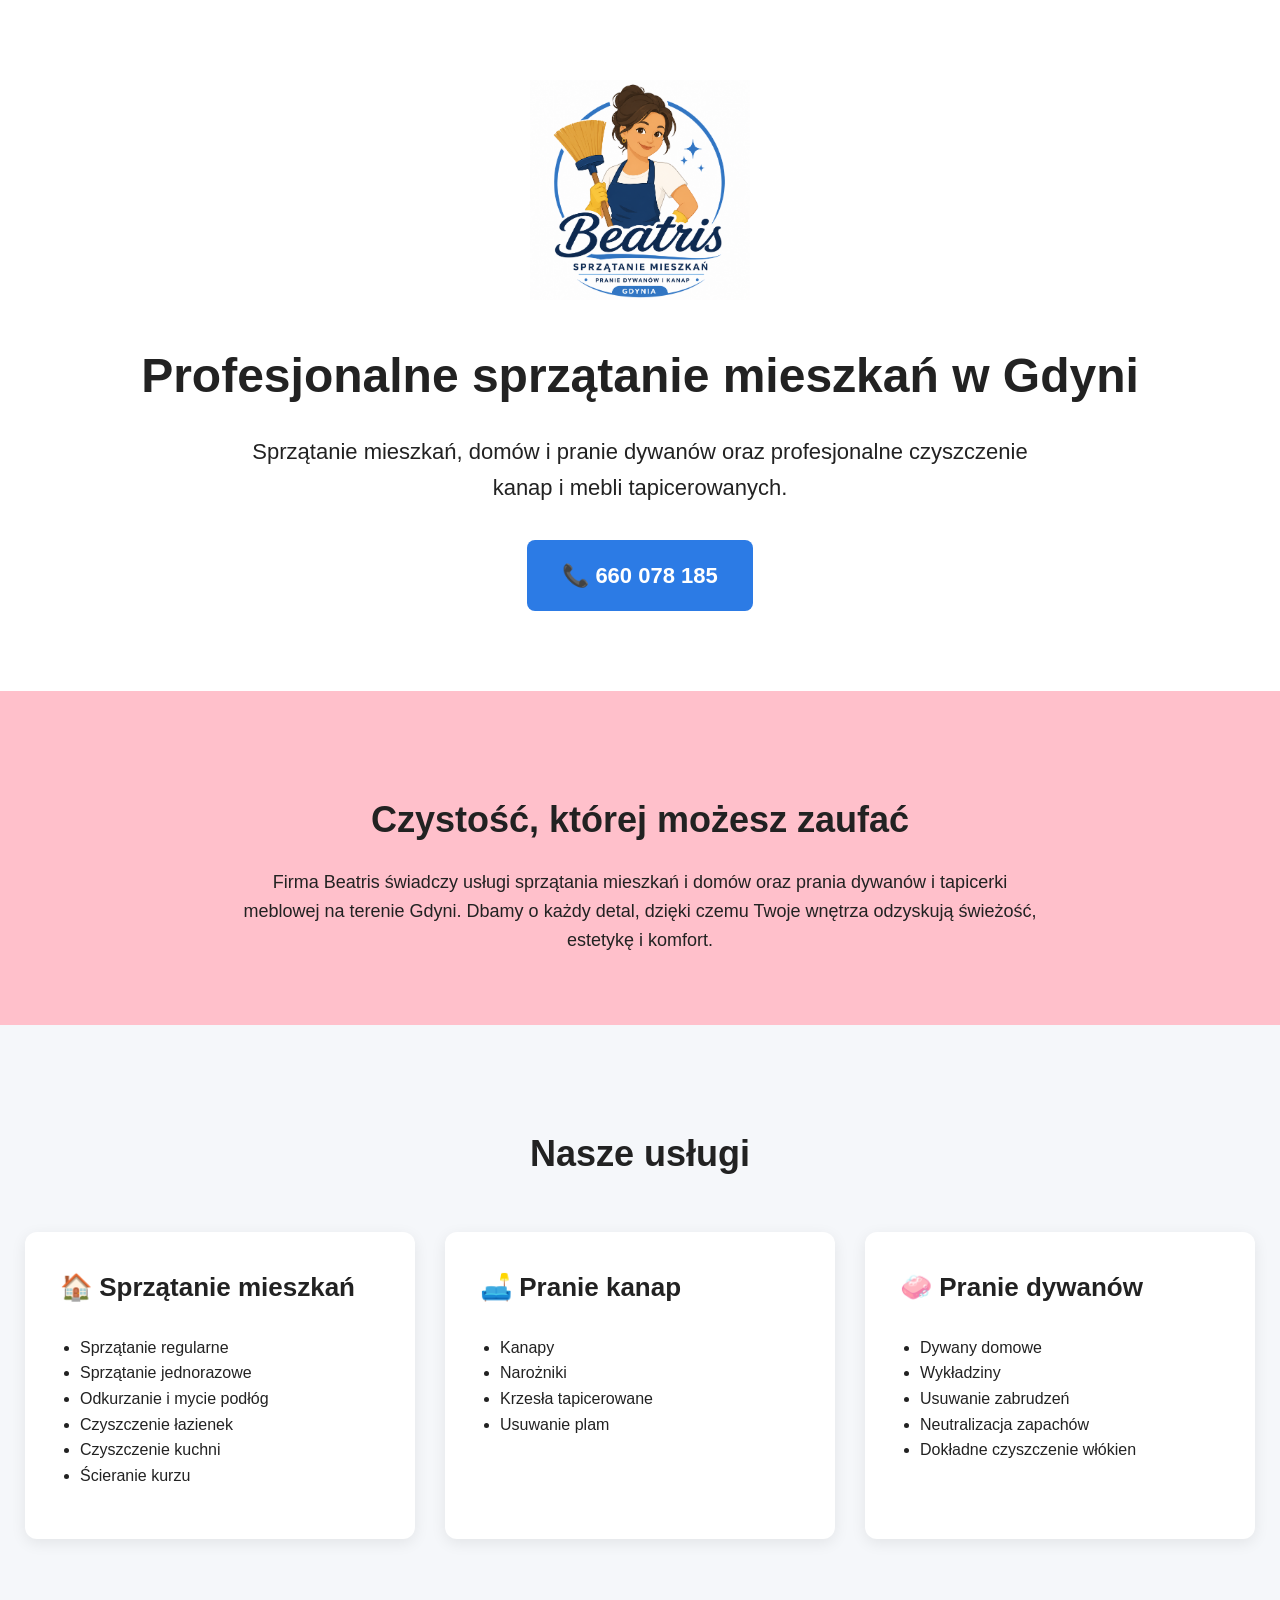
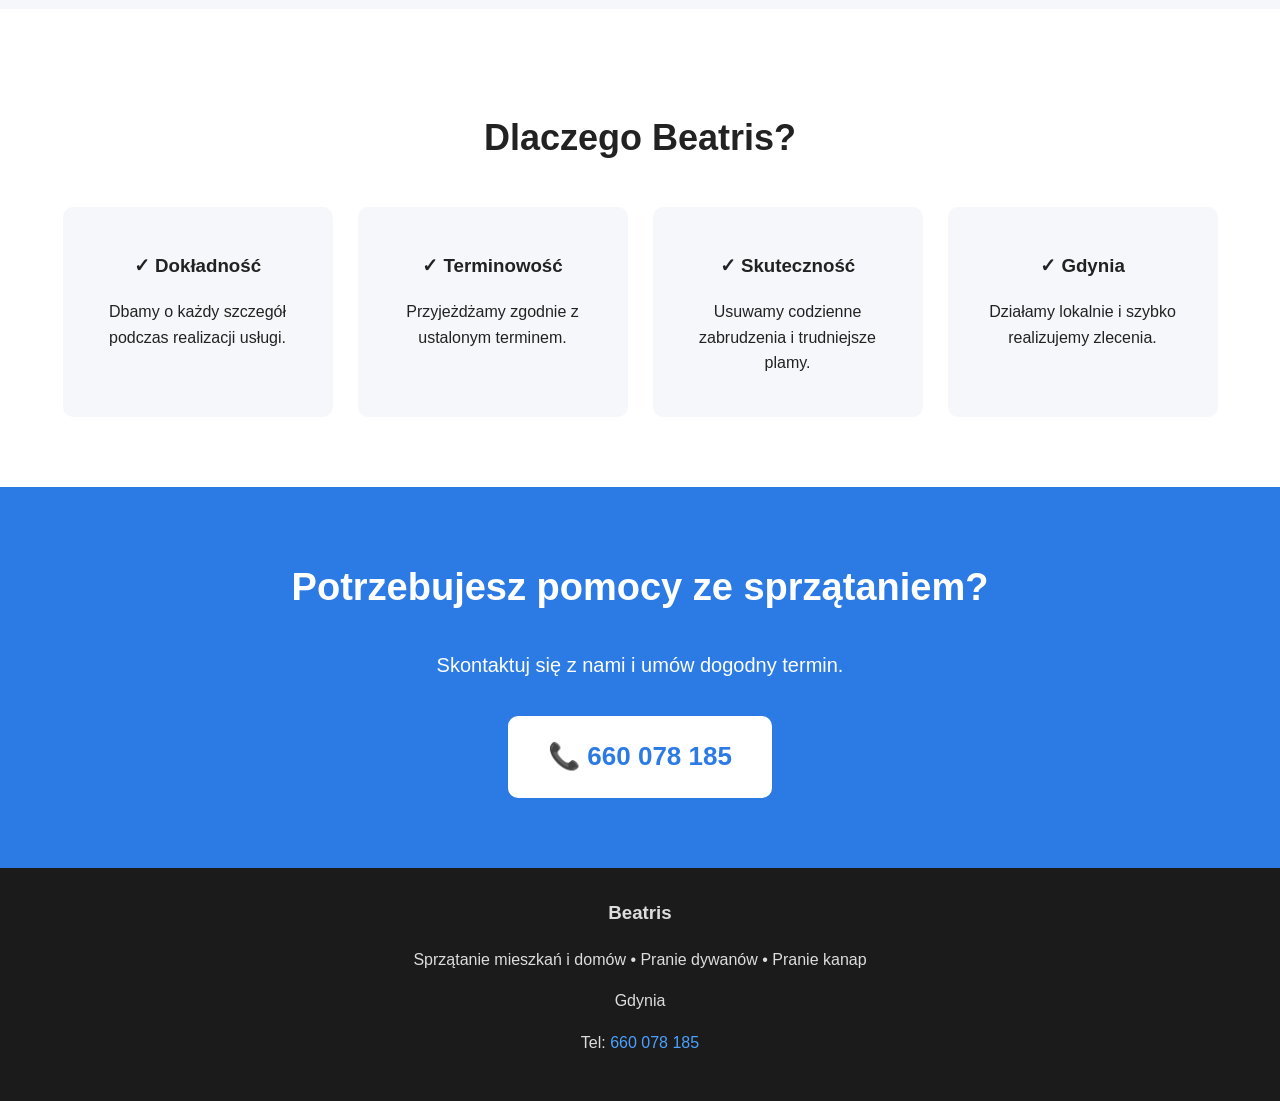
<file: index3.html>
<!DOCTYPE html>
<html lang="pl">
<head>
<meta charset="UTF-8">
<meta name="viewport" content="width=device-width, initial-scale=1.0">
<title>Beatris - Sprzątanie mieszkań, domów i pranie tapicerki | Gdynia</title>
<meta name="description" content="Profesjonalne sprzątanie mieszkań i domów, pranie dywanów i kanap w Gdyni. Beatris - szybkie terminy, dokładność i atrakcyjne ceny.">
    <!-- Google tag (gtag.js) -->
    <script async src="https://www.googletagmanager.com/gtag/js?id=G-5XC782HHFV"></script>
    <script>
      window.dataLayer = window.dataLayer || [];
      function gtag(){dataLayer.push(arguments);}
      gtag('js', new Date());
    
      gtag('config', 'G-5XC782HHFV');
    </script>
</head>
<body style="margin:0;font-family:Arial,Helvetica,sans-serif;background:#f5f7fa;color:#222;line-height:1.6;">

    <!-- HERO -->
    <section style="background: linear-gradient(135deg,#fff,#fff);color: @222;padding:80px 20px;text-align:center;">
        
        <!-- Logo -->
        <div style="margin-bottom:30px;">
            <img src="logo.png" alt="Beatris" style="max-width:220px;width:100%;height:auto;">
        </div>

        <h1 style="font-size:48px;margin:0 0 20px 0;">
            Profesjonalne sprzątanie mieszkań w Gdyni
        </h1>

        <p style="font-size:22px;max-width:800px;margin:0 auto 35px auto;">
            Sprzątanie mieszkań, domów i pranie dywanów oraz profesjonalne czyszczenie kanap i mebli tapicerowanych.
        </p>

        <a href="tel:660078185"
           style="display:inline-block;background:#2c7be5;color:#fff;
                  padding:18px 35px;text-decoration:none;
                  border-radius:8px;font-size:22px;
                  font-weight:bold;">
            📞 660 078 185
        </a>
    </section>

    <!-- O NAS -->
    <section style="padding:70px 20px;background:pink;">
        <div style="max-width:1100px;margin:0 auto;text-align:center;">
            <h2 style="font-size:36px;margin-bottom:20px;">
                Czystość, której możesz zaufać
            </h2>

            <p style="font-size:18px;max-width:800px;margin:auto;">
                Firma Beatris świadczy usługi sprzątania mieszkań i domów oraz prania dywanów
                i tapicerki meblowej na terenie Gdyni. Dbamy o każdy detal,
                dzięki czemu Twoje wnętrza odzyskują świeżość, estetykę i komfort.
            </p>
        </div>
    </section>

    <!-- USŁUGI -->
    <section style="padding:70px 20px;background:#f5f7fa;">
        <div style="max-width:1600px;margin:auto;">

            <h2 style="text-align:center;font-size:36px;margin-bottom:50px;">
                Nasze usługi
            </h2>

            <div style="display:flex;flex-wrap:wrap;gap:30px;justify-content:center;">

                <div style="background:white;padding:35px;border-radius:12px;
                           width:320px;box-shadow:0 4px 15px rgba(0,0,0,0.08);">
                    <h3 style="font-size:26px;margin-top:0;">
                        🏠 Sprzątanie mieszkań
                    </h3>

                    <ul style="padding-left:20px;">
                        <li>Sprzątanie regularne</li>
                        <li>Sprzątanie jednorazowe</li>
                        <li>Odkurzanie i mycie podłóg</li>
                        <li>Czyszczenie łazienek</li>
                        <li>Czyszczenie kuchni</li>
                        <li>Ścieranie kurzu</li>
                    </ul>
                </div>

                <div style="background:white;padding:35px;border-radius:12px;
                           width:320px;box-shadow:0 4px 15px rgba(0,0,0,0.08);">
                    <h3 style="font-size:26px;margin-top:0;">
                        🛋️ Pranie kanap
                    </h3>

                    <ul style="padding-left:20px;">
                        <li>Kanapy</li>
                        <li>Narożniki</li>
                        <li>Krzesła tapicerowane</li>
                        <li>Usuwanie plam</li>
                    </ul>
                </div>

                <div style="background:white;padding:35px;border-radius:12px;
                           width:320px;box-shadow:0 4px 15px rgba(0,0,0,0.08);">
                    <h3 style="font-size:26px;margin-top:0;">
                        🧼 Pranie dywanów
                    </h3>

                    <ul style="padding-left:20px;">
                        <li>Dywany domowe</li>
                        <li>Wykładziny</li>
                        <li>Usuwanie zabrudzeń</li>
                        <li>Neutralizacja zapachów</li>
                        <li>Dokładne czyszczenie włókien</li>
                    </ul>
                </div>

            </div>
        </div>
    </section>

    <!-- DLACZEGO MY -->
    <section style="padding:70px 20px;background:white;">
        <div style="max-width:1600px;margin:auto;text-align:center;">

            <h2 style="font-size:36px;margin-bottom:40px;">
                Dlaczego Beatris?
            </h2>

            <div style="display:flex;flex-wrap:wrap;justify-content:center;gap:25px;">

                <div style="background:#f5f7fa;padding:25px;border-radius:10px;width:220px;">
                    <h3>✓ Dokładność</h3>
                    <p>Dbamy o każdy szczegół podczas realizacji usługi.</p>
                </div>

                <div style="background:#f5f7fa;padding:25px;border-radius:10px;width:220px;">
                    <h3>✓ Terminowość</h3>
                    <p>Przyjeżdżamy zgodnie z ustalonym terminem.</p>
                </div>

                <div style="background:#f5f7fa;padding:25px;border-radius:10px;width:220px;">
                    <h3>✓ Skuteczność</h3>
                    <p>Usuwamy codzienne zabrudzenia i trudniejsze plamy.</p>
                </div>

                <div style="background:#f5f7fa;padding:25px;border-radius:10px;width:220px;">
                    <h3>✓ Gdynia</h3>
                    <p>Działamy lokalnie i szybko realizujemy zlecenia.</p>
                </div>

            </div>
        </div>
    </section>

    <!-- CTA -->
    <section style="background:#2c7be5;color:white;padding:70px 20px;text-align:center;">
        <h2 style="font-size:38px;margin-top:0;">
            Potrzebujesz pomocy ze sprzątaniem?
        </h2>

        <p style="font-size:20px;max-width:700px;margin:20px auto 35px auto;">
            Skontaktuj się z nami i umów dogodny termin.
        </p>

        <a href="tel:660078185"
           style="display:inline-block;background:white;
                  color:#2c7be5;text-decoration:none;
                  padding:20px 40px;border-radius:10px;
                  font-size:26px;font-weight:bold;">
            📞 660 078 185
        </a>
    </section>

    <!-- FOOTER -->
    <footer style="background:#1b1b1b;color:#ddd;padding:30px 20px;text-align:center;">
        <h3 style="margin-top:0;">Beatris</h3>
        <p>Sprzątanie mieszkań i domów • Pranie dywanów • Pranie kanap</p>
        <p>Gdynia</p>
        <p>
            Tel:
            <a href="tel:660078185" style="color:#4ca1ff;text-decoration:none;">
                660 078 185
            </a>
        </p>
    </footer>

</body>
</html>
</file>
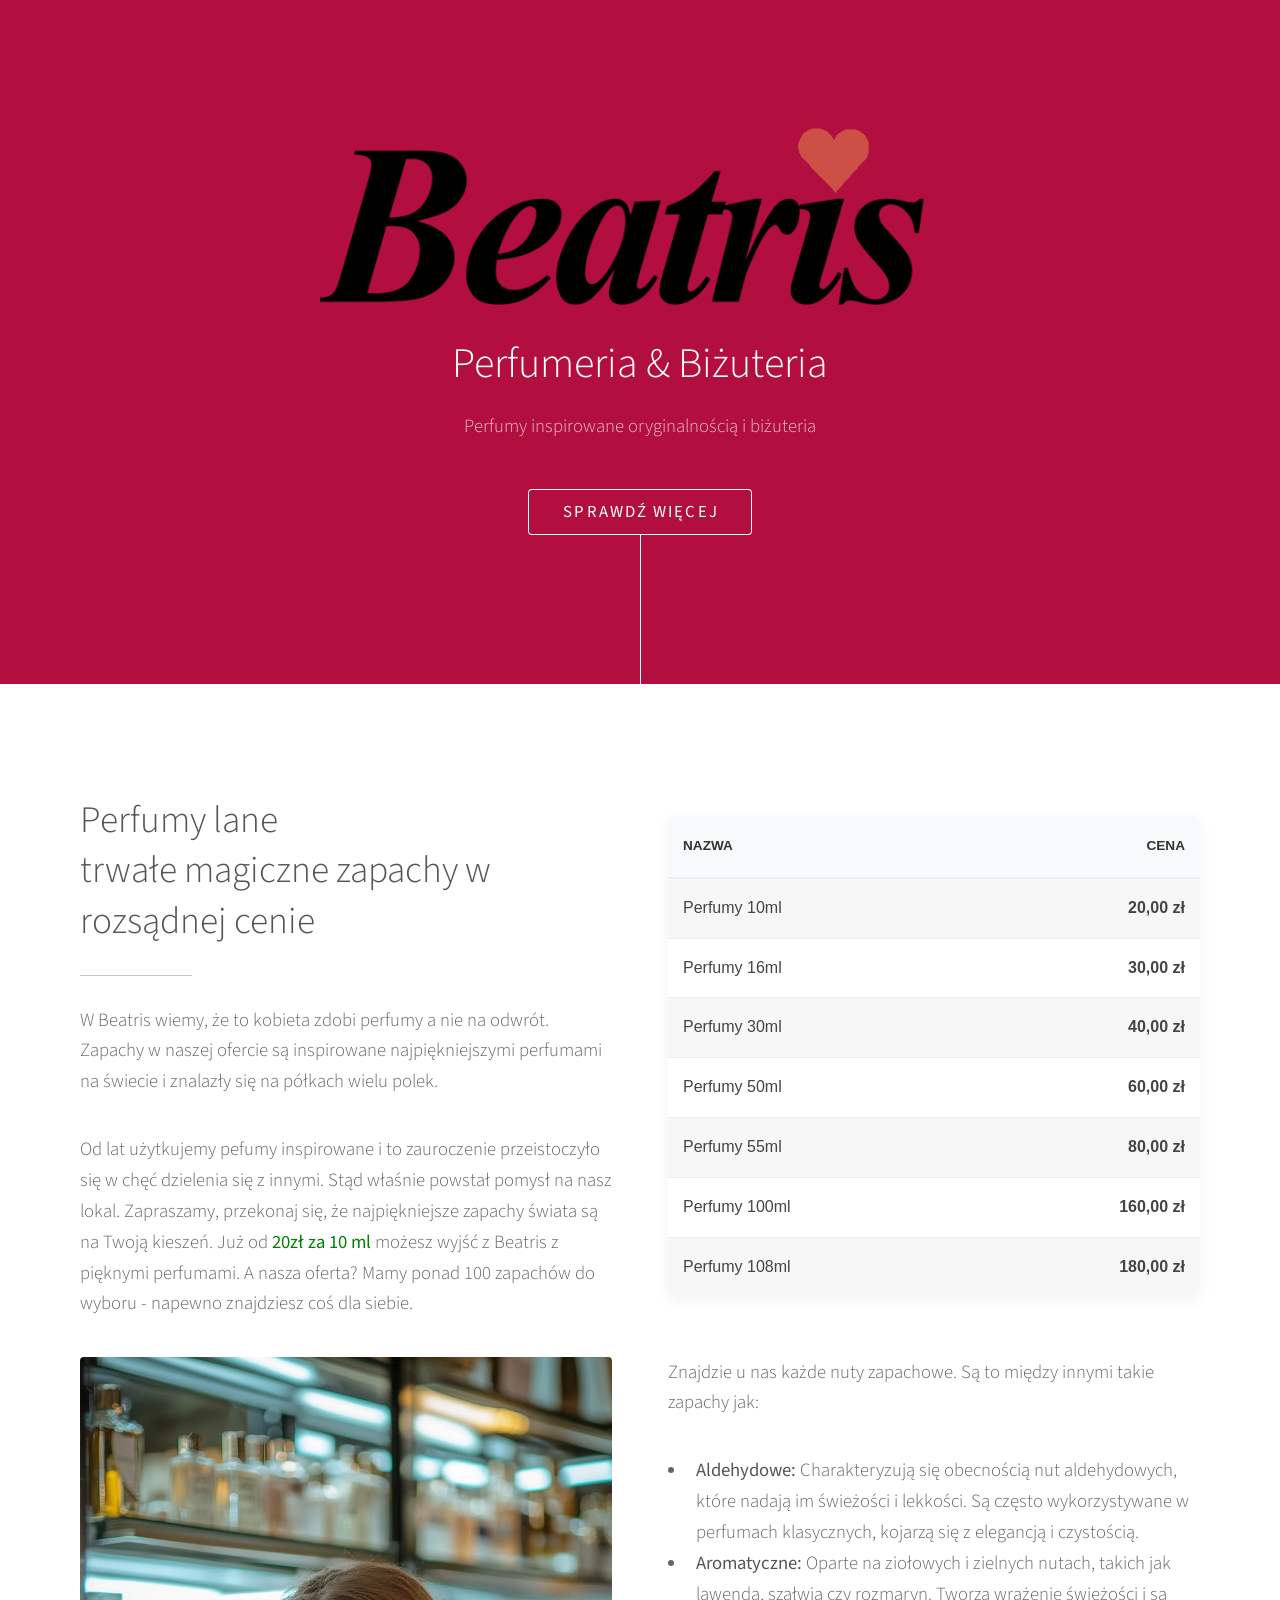
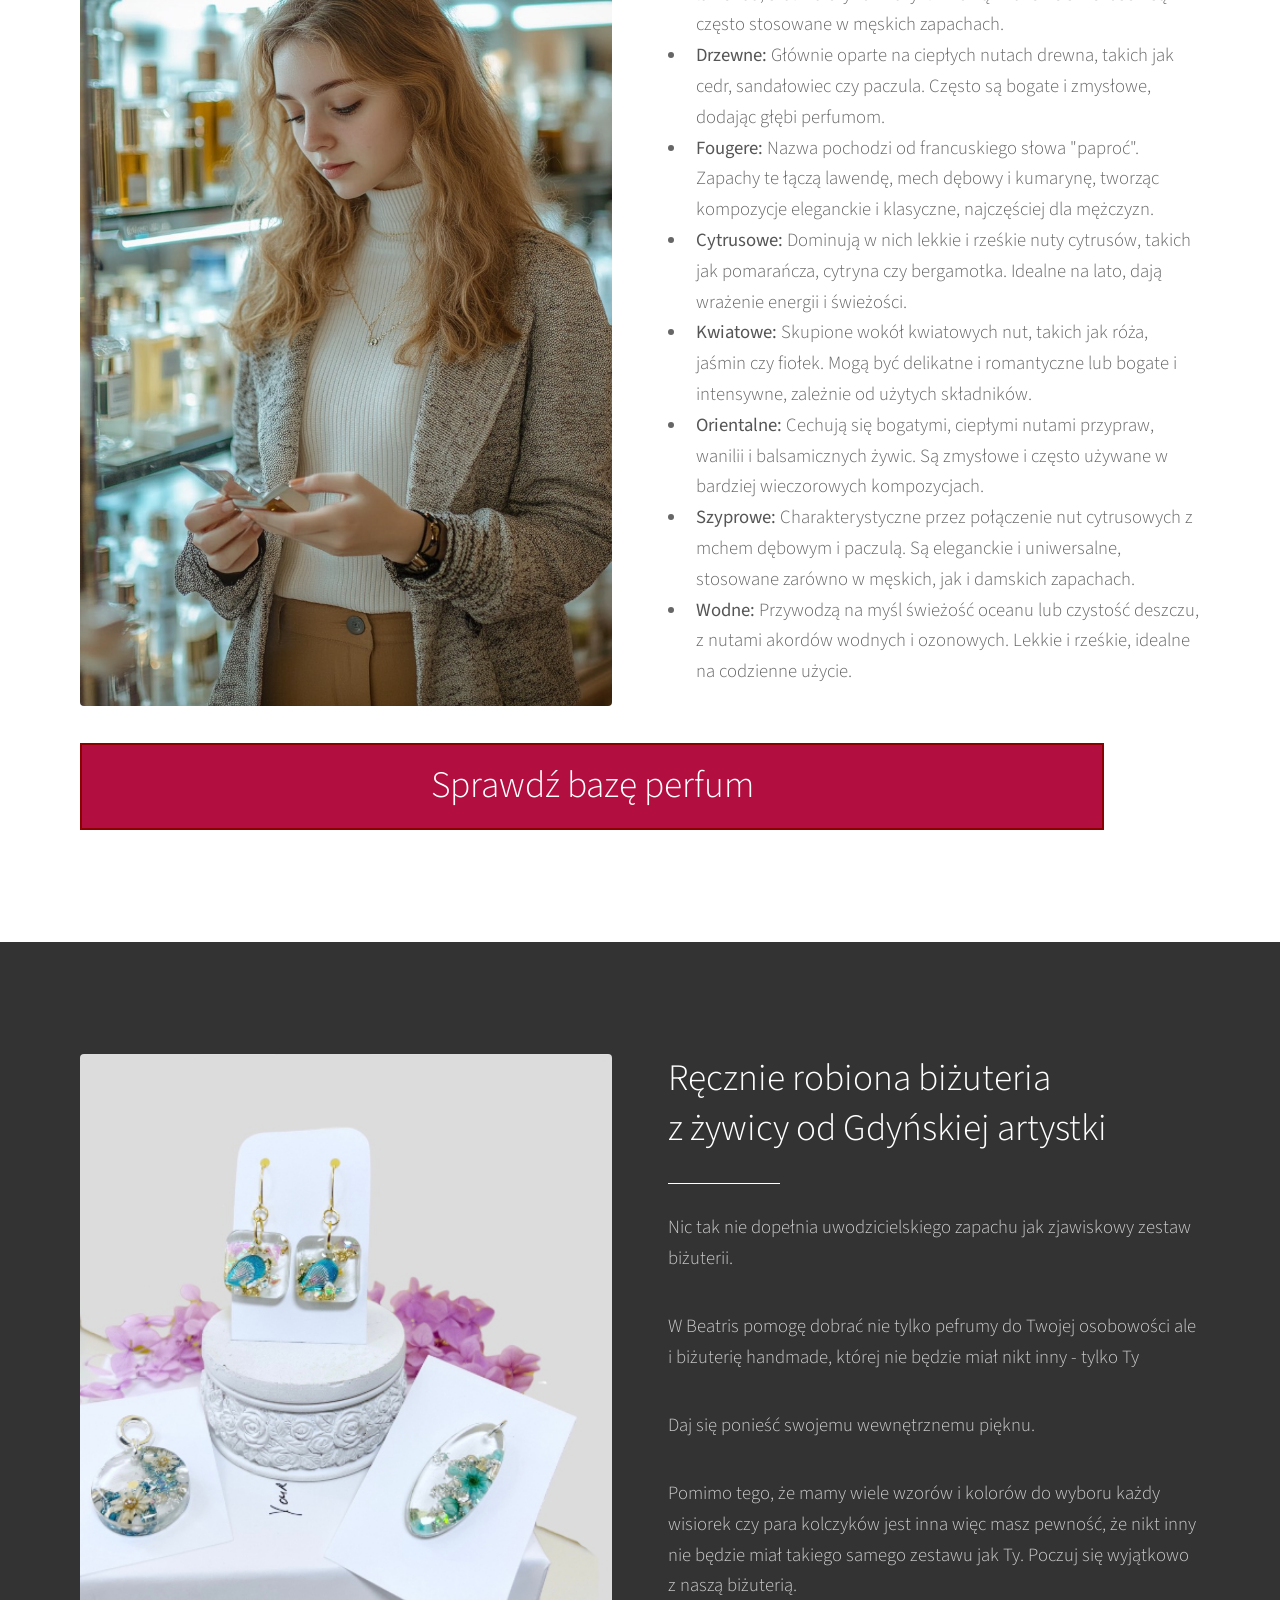
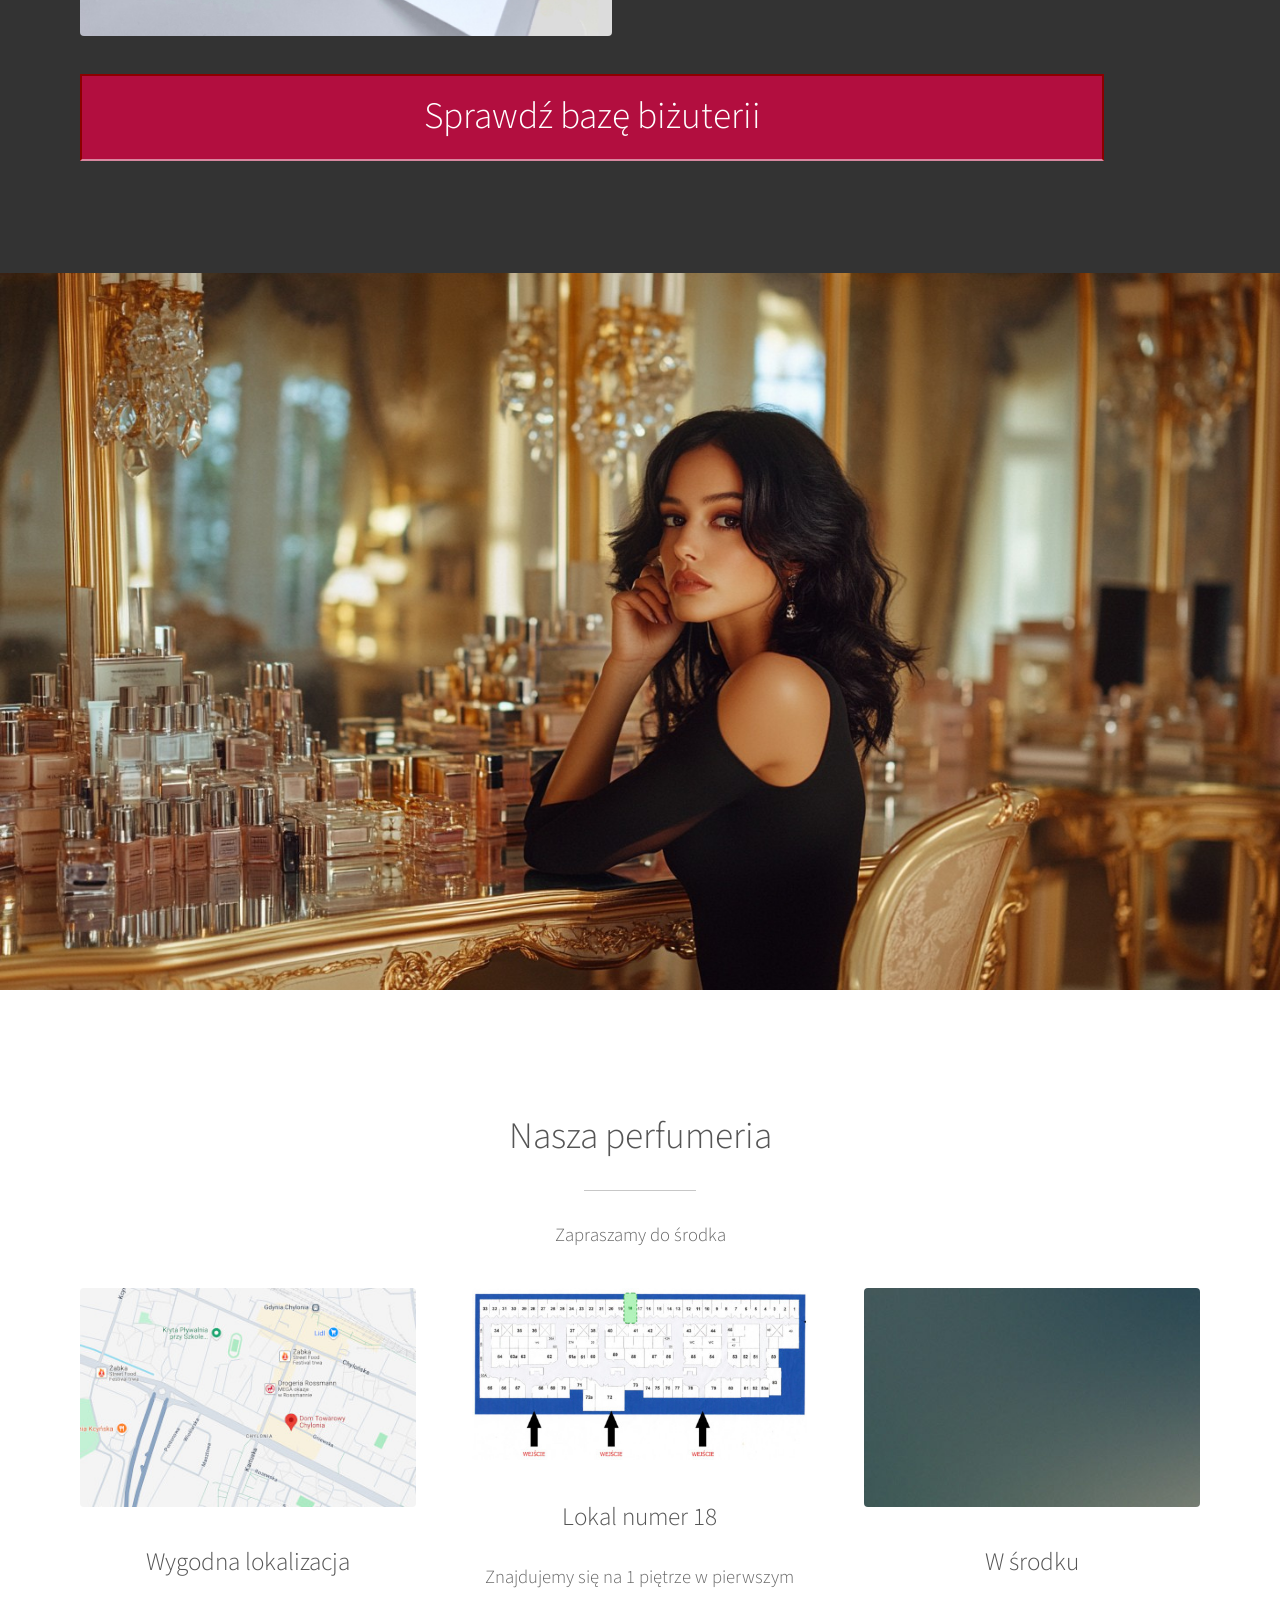
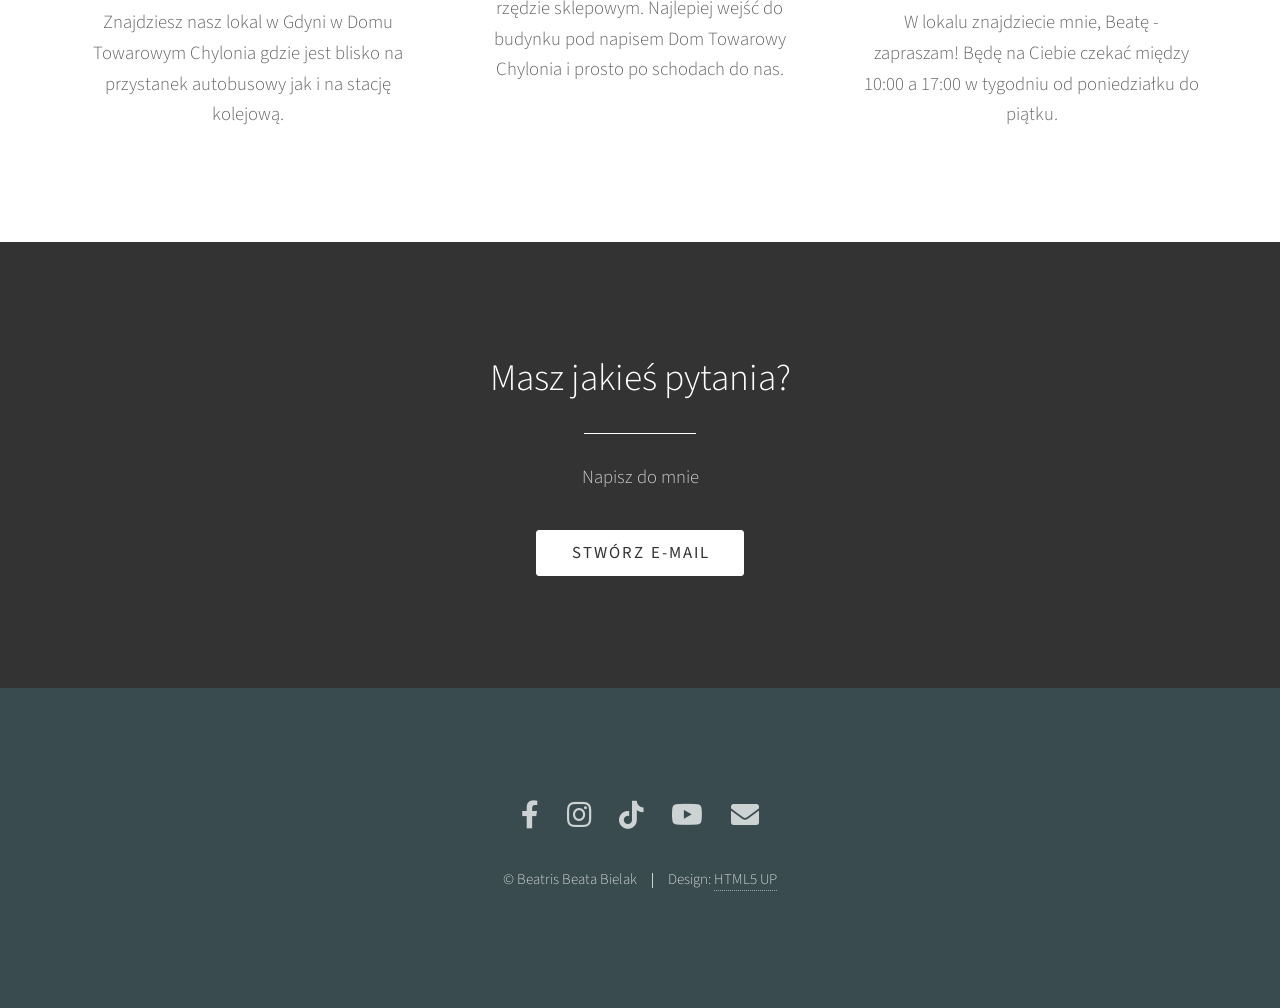
<file: perfumy.html>
<!DOCTYPE HTML>
<!--
	Photon by HTML5 UP
	html5up.net | @ajlkn
	Free for personal and commercial use under the CCA 3.0 license (html5up.net/license)
-->
<html>
	<head>
		<!-- Google tag (gtag.js) -->
		<script async src="https://www.googletagmanager.com/gtag/js?id=G-5XC782HHFV"></script>
		<script>
		  window.dataLayer = window.dataLayer || [];
		  function gtag(){dataLayer.push(arguments);}
		  gtag('js', new Date());
		
		  gtag('config', 'G-5XC782HHFV');
		</script>
		<title>Beatris Beata Bielak</title>
		<meta charset="utf-8" />
		<meta name="viewport" content="width=device-width, initial-scale=1, user-scalable=no" />
		<link rel="stylesheet" href="assets/css/main.css" />
		<noscript><link rel="stylesheet" href="assets/css/noscript.css" /></noscript>
	</head>
	<body class="is-preload">

		<!-- Header -->
			<section id="header">
				<div class="inner">
					<!-- <span class="icon solid major fa-cloud"></span> -->
					<img src="images/logo_red_black_red700w.png" alt="beatris logo" class="logo-main">
					<h1>Perfumeria & Biżuteria</h1>
					<p>Perfumy inspirowane oryginalnością i biżuteria</p>
					<ul class="actions special">
						<li><a href="#one" class="button scrolly">Sprawdź więcej</a></li>
					</ul>
				</div>
			</section>

		<!-- One -->
			<section id="one" class="main style1">
				<div class="container">
					<div class="row gtr-150">
						<div class="col-6 col-12-medium">
							<header class="major">
								<h2>Perfumy lane<br />
								trwałe magiczne zapachy w rozsądnej cenie</h2>
							</header>
							<p>W Beatris wiemy, że to kobieta zdobi perfumy a nie na odwrót. 
								Zapachy w naszej ofercie są inspirowane najpiękniejszymi perfumami na świecie i znalazły się na półkach wielu polek.
							</p>
							<p></p>Od lat użytkujemy pefumy inspirowane i to zauroczenie przeistoczyło się w chęć dzielenia się z innymi.
							Stąd właśnie powstał pomysł na nasz lokal. Zapraszamy, przekonaj się, że najpiękniejsze zapachy świata są na Twoją kieszeń. 
								Już od <strong><span style="color: green">20zł za 10 ml</span></strong> możesz wyjść z Beatris z pięknymi perfumami. A nasza oferta? Mamy ponad 100 zapachów do wyboru - napewno znajdziesz coś dla siebie.</p>
								
						</div>
						
						<div class="col-6 col-12-medium imp-medium">
							<div class="pricing"></div>
						</div>	
					
					</div>

					<div class="row gtr-150">
						<div class="col-6 col-12-medium imp-medium">
							<span class="image fit"><img src="images/pick.jpg" alt="kobieta kupująca perfumy Beatris" /></span>
						</div>

						<div class="col-6 col-12-medium">
							<p>Znajdzie u nas każde nuty zapachowe.
								Są to między innymi takie zapachy jak:</p>
							<ul>
								<li><b>Aldehydowe:</b> Charakteryzują się obecnością nut aldehydowych, które nadają im świeżości i lekkości. Są często wykorzystywane w perfumach klasycznych, kojarzą się z elegancją i czystością.</li>
								<li><b>Aromatyczne:</b> Oparte na ziołowych i zielnych nutach, takich jak lawenda, szałwia czy rozmaryn. Tworzą wrażenie świeżości i są często stosowane w męskich zapachach.</li>
								<li><b>Drzewne:</b> Głównie oparte na ciepłych nutach drewna, takich jak cedr, sandałowiec czy paczula. Często są bogate i zmysłowe, dodając głębi perfumom.</li>
								<li><b>Fougere:</b> Nazwa pochodzi od francuskiego słowa "paproć". Zapachy te łączą lawendę, mech dębowy i kumarynę, tworząc kompozycje eleganckie i klasyczne, najczęściej dla mężczyzn.</li>
								<li><b>Cytrusowe:</b> Dominują w nich lekkie i rześkie nuty cytrusów, takich jak pomarańcza, cytryna czy bergamotka. Idealne na lato, dają wrażenie energii i świeżości.</li>
								<li><b>Kwiatowe:</b> Skupione wokół kwiatowych nut, takich jak róża, jaśmin czy fiołek. Mogą być delikatne i romantyczne lub bogate i intensywne, zależnie od użytych składników.</li>
								<li><b>Orientalne:</b> Cechują się bogatymi, ciepłymi nutami przypraw, wanilii i balsamicznych żywic. Są zmysłowe i często używane w bardziej wieczorowych kompozycjach.</li>
								<li><b>Szyprowe:</b> Charakterystyczne przez połączenie nut cytrusowych z mchem dębowym i paczulą. Są eleganckie i uniwersalne, stosowane zarówno w męskich, jak i damskich zapachach.</li>
								<li><b>Wodne:</b> Przywodzą na myśl świeżość oceanu lub czystość deszczu, z nutami akordów wodnych i ozonowych. Lekkie i rześkie, idealne na codzienne użycie.</li>
							</ul>
						</div>
						
						<!-- PDF -->
						<div>
							<a class="perfume-base-btn" href="./assets/css/files/perfumy.pdf">Sprawdź bazę perfum</a>
						</div>
						
					</div>
				</div>
			</section>

		<!-- Two -->
			<section id="two" class="main style2">
				<div class="container">
					<div class="row gtr-150">
						<div class="col-6 col-12-medium">
							<ul class="major-icons">
								<span class="image fit"><img src="images/bizuteria-zywica-epoksydowa-beatris.jpg" alt="" /></span>
							</ul>
						</div>
						<div class="col-6 col-12-medium">
							<header class="major">
								<h2>Ręcznie robiona biżuteria<br />
								z żywicy od Gdyńskiej artystki</h2>
							</header>
							<p>Nic tak nie dopełnia uwodzicielskiego zapachu jak zjawiskowy zestaw biżuterii.</p>
							<p>W Beatris pomogę dobrać nie tylko pefrumy do Twojej osobowości ale i biżuterię handmade, której nie będzie miał nikt inny - tylko Ty</p>
							<p>Daj się ponieść swojemu wewnętrznemu pięknu.</p>
							<p>Pomimo tego, że mamy wiele wzorów i kolorów do wyboru każdy wisiorek czy para kolczyków jest inna więc masz pewność, że nikt inny nie będzie miał takiego samego zestawu jak Ty. Poczuj się wyjątkowo z naszą biżuterią.</p>
						</div>
					</div>

					<!-- PDF -->
						<div>
							<a class="perfume-base-btn" href="./assets/css/files/Baza biżuterii_compressed.pdf">Sprawdź bazę biżuterii</a>
						</div>
				</div>
			</section>

		<!-- girl-->
		<img src="images/lady.jpg" class="lady" alt="">
<!-- 		<section id="girl" class="main style2">
			<img src="images/lady.jpg" class="lady" alt="" width="105vw">
			<div class="container">
				<div class="row gtr-150">
					
				</div>
			</div>
		</section>	 -->

		<!-- Three -->
			<section id="three" class="main style1 special">
				<div class="container">
					<header class="major">
						<h2>Nasza perfumeria</h2>
					</header>
					<p>Zapraszamy do środka</p>
					<div class="row gtr-150">
						<div class="col-4 col-12-medium">
							<span class="image fit"><a href="https://www.google.com/maps/place/Department+Store+Chylonia/@54.5421233,18.4567436,15.82z/data=!3m1!5s0x46fda43e9e015279:0xcbcddd9707806791!4m6!3m5!1s0x46fda421944a0ee3:0xf7fb40ecf52ca9b9!8m2!3d54.5420574!4d18.4623444!16s%2Fg%2F1tdl9dm1?entry=ttu&g_ep=EgoyMDI0MTIwMS4xIKXMDSoASAFQAw%3D%3D"><img src="images/pic02.jpg" alt="Beatris perfumeria dom towarowy chylonia gdynia" target="_blank"></a></span>
							<h3>Wygodna lokalizacja</h3>
							<p>Znajdziesz nasz lokal w Gdyni w Domu Towarowym Chylonia gdzie jest blisko na przystanek autobusowy jak i na stację kolejową.</p>
							
						</div>
						<div class="col-4 col-12-medium">
							<span class="image fit"><a href="http://www.dtchylonia.pl/userfiles/image/ocentrum/plan-sytuacyjny-dt.jpg"><img src="images/pic03.jpg" alt="Beatris perfumeria dom towarowy chylonia gdynia" target="_blank"/></a></span>
							<h3>Lokal numer 18</h3>
							<p>Znajdujemy się na 1 piętrze w pierwszym rzędzie sklepowym. Najlepiej wejść do budynku pod napisem Dom Towarowy Chylonia i prosto po schodach do nas.</p>
						
						</div>
						<div class="col-4 col-12-medium">
							<span class="image fit"><img src="images/pic04.jpg" alt="" /></span>
							<h3>W środku</h3>
							<p>W lokalu znajdziecie mnie, Beatę - zapraszam! Będę na Ciebie czekać między 10:00 a 17:00 w tygodniu od poniedziałku do piątku.</p>
							
						</div>
					</div>
				</div>
			</section>

		<!-- Four -->
			<section id="four" class="main style2 special">
				<div class="container">
					<header class="major">
						<h2>Masz jakieś pytania?</h2>
					</header>
					<p>Napisz do mnie</p>
					<ul class="actions special">
						<li><a href="mailto:bielakbeata88@gmail.com" class="button wide primary">Stwórz e-mail</a></li>
					</ul>
				</div>
			</section>

		<!-- Footer -->
			<section id="footer">
				<ul class="icons">
					<li><a href="https://www.facebook.com/beatrisgdynia" class="icon brands alt fa-facebook-f"><span class="label">Facebook</span></a></li>
					<li><a href="https://www.instagram.com/bielakbeata88/" class="icon brands alt fa-instagram"><span class="label">Instagram</span></a></li>
					<li><a href="https://www.tiktok.com/@beatrisgdynia" class="icon brands alt fa-tiktok"><span class="label">TikTok</span></a></li>
					
					<li><a href="https://www.youtube.com/@Beatrisgdynia" class="icon brands alt fa-youtube"><span class="label">YouTube</span></a></li>
					<li><a href="mailto:bielakbeata88@gmail.com" class="icon solid alt fa-envelope"><span class="label">Email</span></a></li>
				</ul>
				<ul class="copyright">
					<li>&copy; Beatris Beata Bielak</li><li>Design: <a href="http://html5up.net">HTML5 UP</a></li>
				</ul>
			</section>

		<!-- Scripts -->
			<script src="assets/js/pricing.js"></script>
			<script src="assets/js/jquery.min.js"></script>
			<script src="assets/js/jquery.scrolly.min.js"></script>
			<script src="assets/js/browser.min.js"></script>
			<script src="assets/js/breakpoints.min.js"></script>
			<script src="assets/js/util.js"></script>
			<script src="assets/js/main.js"></script>

	</body>
</html>
</file>
<file: assets/css/noscript.css>
/*
	Photon by HTML5 UP
	html5up.net | @ajlkn
	Free for personal and commercial use under the CCA 3.0 license (html5up.net/license)
*/

/* Header */

	body.is-preload #header .inner {
		-moz-transform: none;
		-webkit-transform: none;
		-ms-transform: none;
		transform: none;
		opacity: 1;
	}

		body.is-preload #header .inner .actions {
			-moz-transform: none;
			-webkit-transform: none;
			-ms-transform: none;
			transform: none;
			opacity: 1;
		}

	body.is-preload #header:after {
		opacity: 0;
	}
</file>
<file: assets/css/main.css>
@import url("fontawesome-all.min.css");
@import url("https://fonts.googleapis.com/css?family=Source+Sans+Pro:300,300italic,400,400italic");

/*
	Photon by HTML5 UP
	html5up.net | @ajlkn
	Free for personal and commercial use under the CCA 3.0 license (html5up.net/license)
*/

html, body, div, span, applet, object,
iframe, h1, h2, h3, h4, h5, h6, p, blockquote,
pre, a, abbr, acronym, address, big, cite,
code, del, dfn, em, img, ins, kbd, q, s, samp,
small, strike, strong, sub, sup, tt, var, b,
u, i, center, dl, dt, dd, ol, ul, li, fieldset,
form, label, legend, table, caption, tbody,
tfoot, thead, tr, th, td, article, aside,
canvas, details, embed, figure, figcaption,
footer, header, hgroup, menu, nav, output, ruby,
section, summary, time, mark, audio, video {
	margin: 0;
	padding: 0;
	border: 0;
	font-size: 100%;
	font: inherit;
	vertical-align: baseline;}

article, aside, details, figcaption, figure,
footer, header, hgroup, menu, nav, section {
	display: block;}

body {
	line-height: 1;
}

ol, ul {
	list-style: none;
}

blockquote, q {
	quotes: none;
}

	blockquote:before, blockquote:after, q:before, q:after {
		content: '';
		content: none;
	}

table {
	border-collapse: collapse;
	border-spacing: 0;
}

body {
	-webkit-text-size-adjust: none;
}

mark {
	background-color: transparent;
	color: inherit;
}

input::-moz-focus-inner {
	border: 0;
	padding: 0;
}

input, select, textarea {
	-moz-appearance: none;
	-webkit-appearance: none;
	-ms-appearance: none;
	appearance: none;
}

/* Basic */

	html {
		box-sizing: border-box;
	}

	*, *:before, *:after {
		box-sizing: inherit;
	}

	body {
		background: #fff;
	}

		body.is-preload *, body.is-preload *:before, body.is-preload *:after {
			-moz-animation: none !important;
			-webkit-animation: none !important;
			-ms-animation: none !important;
			animation: none !important;
			-moz-transition: none !important;
			-webkit-transition: none !important;
			-ms-transition: none !important;
			transition: none !important;
		}

	body, input, select, textarea {
		color: #666;
		font-family: "Source Sans Pro", Helvetica, sans-serif;
		font-size: 16pt;
		font-weight: 300;
		line-height: 1.65em;
	}

	a {
		-moz-transition: color 0.2s ease-in-out, border-color 0.2s ease-in-out;
		-webkit-transition: color 0.2s ease-in-out, border-color 0.2s ease-in-out;
		-ms-transition: color 0.2s ease-in-out, border-color 0.2s ease-in-out;
		transition: color 0.2s ease-in-out, border-color 0.2s ease-in-out;
		border-bottom: dotted 1px #666;
		color: inherit;
		text-decoration: none;
	}

		a:hover {
			border-bottom-color: transparent !important;
			color: #6bd4c8;
		}

	strong, b {
		color: #555;
		font-weight: 400;
	}

	em, i {
		font-style: italic;
	}

	p {
		margin: 0 0 2em 0;
	}

	h1, h2, h3, h4, h5, h6 {
		color: #555;
		line-height: 1em;
		margin: 0 0 1em 0;
	}

		h1 a, h2 a, h3 a, h4 a, h5 a, h6 a {
			color: inherit;
			text-decoration: none;
		}

	h1 {
		font-size: 2.25em;
		line-height: 1.35em;
	}

	h2 {
		font-size: 2em;
		line-height: 1.35em;
	}

	h3 {
		font-size: 1.35em;
		line-height: 1.5em;
	}

	h4 {
		font-size: 1.25em;
		line-height: 1.5em;
	}

	h5 {
		font-size: 0.9em;
		line-height: 1.5em;
	}

	h6 {
		font-size: 0.7em;
		line-height: 1.5em;
	}

	sub {
		font-size: 0.8em;
		position: relative;
		top: 0.5em;
	}

	sup {
		font-size: 0.8em;
		position: relative;
		top: -0.5em;
	}

	hr {
		border: 0;
		border-bottom: solid 1px rgba(144, 144, 144, 0.5);
		margin: 2em 0;
	}

		hr.major {
			margin: 3em 0;
		}

	blockquote {
		border-left: solid 4px rgba(144, 144, 144, 0.5);
		font-style: italic;
		margin: 0 0 2em 0;
		padding: 0.5em 0 0.5em 2em;
	}

	code {
		background: rgba(144, 144, 144, 0.075);
		border-radius: 4px;
		border: solid 1px rgba(144, 144, 144, 0.5);
		font-family: "Courier New", monospace;
		font-size: 0.9em;
		margin: 0 0.25em;
		padding: 0.25em 0.65em;
	}

	pre {
		-webkit-overflow-scrolling: touch;
		font-family: "Courier New", monospace;
		font-size: 0.9em;
		margin: 0 0 2em 0;
	}

		pre code {
			display: block;
			line-height: 1.75em;
			padding: 1em 1.5em;
			overflow-x: auto;
		}

	.align-left {
		text-align: left;
	}

	.align-center {
		text-align: center;
	}

	.align-right {
		text-align: right;
	}

/* Container */

	.container {
		margin: 0 auto;
		max-width: calc(100% - 4em);
		width: 60em;
	}

		.container.xsmall {
			width: 15em;
		}

		.container.small {
			width: 30em;
		}

		.container.medium {
			width: 45em;
		}

		.container.large {
			width: 75em;
		}

		.container.xlarge {
			width: 90em;
		}

		.container.max {
			width: 100%;
		}

		@media screen and (max-width: 980px) {

			.container {
				max-width: 100% !important;
				width: 100% !important;
			}

		}

		@media screen and (max-width: 480px) {

			.container {
				max-width: calc(100% - 3em);
			}

		}

/* Row */

	.row {
		display: flex;
		flex-wrap: wrap;
		box-sizing: border-box;
		align-items: stretch;
	}

		.row > * {
			box-sizing: border-box;
		}

		.row.gtr-uniform > * > :last-child {
			margin-bottom: 0;
		}

		.row.aln-left {
			justify-content: flex-start;
		}

		.row.aln-center {
			justify-content: center;
		}

		.row.aln-right {
			justify-content: flex-end;
		}

		.row.aln-top {
			align-items: flex-start;
		}

		.row.aln-middle {
			align-items: center;
		}

		.row.aln-bottom {
			align-items: flex-end;
		}

		.row > .imp {
			order: -1;
		}

		.row > .col-1 {
			width: 8.33333%;
		}

		.row > .off-1 {
			margin-left: 8.33333%;
		}

		.row > .col-2 {
			width: 16.66667%;
		}

		.row > .off-2 {
			margin-left: 16.66667%;
		}

		.row > .col-3 {
			width: 25%;
		}

		.row > .off-3 {
			margin-left: 25%;
		}

		.row > .col-4 {
			width: 33.33333%;
		}

		.row > .off-4 {
			margin-left: 33.33333%;
		}

		.row > .col-5 {
			width: 41.66667%;
		}

		.row > .off-5 {
			margin-left: 41.66667%;
		}

		.row > .col-6 {
			width: 50%;
		}

		.row > .off-6 {
			margin-left: 50%;
		}

		.row > .col-7 {
			width: 58.33333%;
		}

		.row > .off-7 {
			margin-left: 58.33333%;
		}

		.row > .col-8 {
			width: 66.66667%;
		}

		.row > .off-8 {
			margin-left: 66.66667%;
		}

		.row > .col-9 {
			width: 75%;
		}

		.row > .off-9 {
			margin-left: 75%;
		}

		.row > .col-10 {
			width: 83.33333%;
		}

		.row > .off-10 {
			margin-left: 83.33333%;
		}

		.row > .col-11 {
			width: 91.66667%;
		}

		.row > .off-11 {
			margin-left: 91.66667%;
		}

		.row > .col-12 {
			width: 100%;
		}

		.row > .off-12 {
			margin-left: 100%;
		}

		.row.gtr-0 {
			margin-top: 0;
			margin-left: 0em;
		}

			.row.gtr-0 > * {
				padding: 0 0 0 0em;
			}

			.row.gtr-0.gtr-uniform {
				margin-top: 0em;
			}

				.row.gtr-0.gtr-uniform > * {
					padding-top: 0em;
				}

		.row.gtr-25 {
			margin-top: 0;
			margin-left: -0.5em;
		}

			.row.gtr-25 > * {
				padding: 0 0 0 0.5em;
			}

			.row.gtr-25.gtr-uniform {
				margin-top: -0.5em;
			}

				.row.gtr-25.gtr-uniform > * {
					padding-top: 0.5em;
				}

		.row.gtr-50 {
			margin-top: 0;
			margin-left: -1em;
		}

			.row.gtr-50 > * {
				padding: 0 0 0 1em;
			}

			.row.gtr-50.gtr-uniform {
				margin-top: -1em;
			}

				.row.gtr-50.gtr-uniform > * {
					padding-top: 1em;
				}

		.row {
			margin-top: 0;
			margin-left: -2em;
		}

			.row > * {
				padding: 0 0 0 2em;
			}

			.row.gtr-uniform {
				margin-top: -2em;
			}

				.row.gtr-uniform > * {
					padding-top: 2em;
				}

		.row.gtr-150 {
			margin-top: 0;
			margin-left: -3em;
		}

			.row.gtr-150 > * {
				padding: 0 0 0 3em;
			}

			.row.gtr-150.gtr-uniform {
				margin-top: -3em;
			}

				.row.gtr-150.gtr-uniform > * {
					padding-top: 3em;
				}

		.row.gtr-200 {
			margin-top: 0;
			margin-left: -4em;
		}

			.row.gtr-200 > * {
				padding: 0 0 0 4em;
			}

			.row.gtr-200.gtr-uniform {
				margin-top: -4em;
			}

				.row.gtr-200.gtr-uniform > * {
					padding-top: 4em;
				}

		@media screen and (max-width: 1680px) {

			.row {
				display: flex;
				flex-wrap: wrap;
				box-sizing: border-box;
				align-items: stretch;
			}

				.row > * {
					box-sizing: border-box;
				}

				.row.gtr-uniform > * > :last-child {
					margin-bottom: 0;
				}

				.row.aln-left {
					justify-content: flex-start;
				}

				.row.aln-center {
					justify-content: center;
				}

				.row.aln-right {
					justify-content: flex-end;
				}

				.row.aln-top {
					align-items: flex-start;
				}

				.row.aln-middle {
					align-items: center;
				}

				.row.aln-bottom {
					align-items: flex-end;
				}

				.row > .imp-xlarge {
					order: -1;
				}

				.row > .col-1-xlarge {
					width: 8.33333%;
				}

				.row > .off-1-xlarge {
					margin-left: 8.33333%;
				}

				.row > .col-2-xlarge {
					width: 16.66667%;
				}

				.row > .off-2-xlarge {
					margin-left: 16.66667%;
				}

				.row > .col-3-xlarge {
					width: 25%;
				}

				.row > .off-3-xlarge {
					margin-left: 25%;
				}

				.row > .col-4-xlarge {
					width: 33.33333%;
				}

				.row > .off-4-xlarge {
					margin-left: 33.33333%;
				}

				.row > .col-5-xlarge {
					width: 41.66667%;
				}

				.row > .off-5-xlarge {
					margin-left: 41.66667%;
				}

				.row > .col-6-xlarge {
					width: 50%;
				}

				.row > .off-6-xlarge {
					margin-left: 50%;
				}

				.row > .col-7-xlarge {
					width: 58.33333%;
				}

				.row > .off-7-xlarge {
					margin-left: 58.33333%;
				}

				.row > .col-8-xlarge {
					width: 66.66667%;
				}

				.row > .off-8-xlarge {
					margin-left: 66.66667%;
				}

				.row > .col-9-xlarge {
					width: 75%;
				}

				.row > .off-9-xlarge {
					margin-left: 75%;
				}

				.row > .col-10-xlarge {
					width: 83.33333%;
				}

				.row > .off-10-xlarge {
					margin-left: 83.33333%;
				}

				.row > .col-11-xlarge {
					width: 91.66667%;
				}

				.row > .off-11-xlarge {
					margin-left: 91.66667%;
				}

				.row > .col-12-xlarge {
					width: 100%;
				}

				.row > .off-12-xlarge {
					margin-left: 100%;
				}

				.row.gtr-0 {
					margin-top: 0;
					margin-left: 0em;
				}

					.row.gtr-0 > * {
						padding: 0 0 0 0em;
					}

					.row.gtr-0.gtr-uniform {
						margin-top: 0em;
					}

						.row.gtr-0.gtr-uniform > * {
							padding-top: 0em;
						}

				.row.gtr-25 {
					margin-top: 0;
					margin-left: -0.5em;
				}

					.row.gtr-25 > * {
						padding: 0 0 0 0.5em;
					}

					.row.gtr-25.gtr-uniform {
						margin-top: -0.5em;
					}

						.row.gtr-25.gtr-uniform > * {
							padding-top: 0.5em;
						}

				.row.gtr-50 {
					margin-top: 0;
					margin-left: -1em;
				}

					.row.gtr-50 > * {
						padding: 0 0 0 1em;
					}

					.row.gtr-50.gtr-uniform {
						margin-top: -1em;
					}

						.row.gtr-50.gtr-uniform > * {
							padding-top: 1em;
						}

				.row {
					margin-top: 0;
					margin-left: -2em;
				}

					.row > * {
						padding: 0 0 0 2em;
					}

					.row.gtr-uniform {
						margin-top: -2em;
					}

						.row.gtr-uniform > * {
							padding-top: 2em;
						}

				.row.gtr-150 {
					margin-top: 0;
					margin-left: -3em;
				}

					.row.gtr-150 > * {
						padding: 0 0 0 3em;
					}

					.row.gtr-150.gtr-uniform {
						margin-top: -3em;
					}

						.row.gtr-150.gtr-uniform > * {
							padding-top: 3em;
						}

				.row.gtr-200 {
					margin-top: 0;
					margin-left: -4em;
				}

					.row.gtr-200 > * {
						padding: 0 0 0 4em;
					}

					.row.gtr-200.gtr-uniform {
						margin-top: -4em;
					}

						.row.gtr-200.gtr-uniform > * {
							padding-top: 4em;
						}

		}

		@media screen and (max-width: 1140px) {

			.row {
				display: flex;
				flex-wrap: wrap;
				box-sizing: border-box;
				align-items: stretch;
			}

				.row > * {
					box-sizing: border-box;
				}

				.row.gtr-uniform > * > :last-child {
					margin-bottom: 0;
				}

				.row.aln-left {
					justify-content: flex-start;
				}

				.row.aln-center {
					justify-content: center;
				}

				.row.aln-right {
					justify-content: flex-end;
				}

				.row.aln-top {
					align-items: flex-start;
				}

				.row.aln-middle {
					align-items: center;
				}

				.row.aln-bottom {
					align-items: flex-end;
				}

				.row > .imp-large {
					order: -1;
				}

				.row > .col-1-large {
					width: 8.33333%;
				}

				.row > .off-1-large {
					margin-left: 8.33333%;
				}

				.row > .col-2-large {
					width: 16.66667%;
				}

				.row > .off-2-large {
					margin-left: 16.66667%;
				}

				.row > .col-3-large {
					width: 25%;
				}

				.row > .off-3-large {
					margin-left: 25%;
				}

				.row > .col-4-large {
					width: 33.33333%;
				}

				.row > .off-4-large {
					margin-left: 33.33333%;
				}

				.row > .col-5-large {
					width: 41.66667%;
				}

				.row > .off-5-large {
					margin-left: 41.66667%;
				}

				.row > .col-6-large {
					width: 50%;
				}

				.row > .off-6-large {
					margin-left: 50%;
				}

				.row > .col-7-large {
					width: 58.33333%;
				}

				.row > .off-7-large {
					margin-left: 58.33333%;
				}

				.row > .col-8-large {
					width: 66.66667%;
				}

				.row > .off-8-large {
					margin-left: 66.66667%;
				}

				.row > .col-9-large {
					width: 75%;
				}

				.row > .off-9-large {
					margin-left: 75%;
				}

				.row > .col-10-large {
					width: 83.33333%;
				}

				.row > .off-10-large {
					margin-left: 83.33333%;
				}

				.row > .col-11-large {
					width: 91.66667%;
				}

				.row > .off-11-large {
					margin-left: 91.66667%;
				}

				.row > .col-12-large {
					width: 100%;
				}

				.row > .off-12-large {
					margin-left: 100%;
				}

				.row.gtr-0 {
					margin-top: 0;
					margin-left: 0em;
				}

					.row.gtr-0 > * {
						padding: 0 0 0 0em;
					}

					.row.gtr-0.gtr-uniform {
						margin-top: 0em;
					}

						.row.gtr-0.gtr-uniform > * {
							padding-top: 0em;
						}

				.row.gtr-25 {
					margin-top: 0;
					margin-left: -0.5em;
				}

					.row.gtr-25 > * {
						padding: 0 0 0 0.5em;
					}

					.row.gtr-25.gtr-uniform {
						margin-top: -0.5em;
					}

						.row.gtr-25.gtr-uniform > * {
							padding-top: 0.5em;
						}

				.row.gtr-50 {
					margin-top: 0;
					margin-left: -1em;
				}

					.row.gtr-50 > * {
						padding: 0 0 0 1em;
					}

					.row.gtr-50.gtr-uniform {
						margin-top: -1em;
					}

						.row.gtr-50.gtr-uniform > * {
							padding-top: 1em;
						}

				.row {
					margin-top: 0;
					margin-left: -2em;
				}

					.row > * {
						padding: 0 0 0 2em;
					}

					.row.gtr-uniform {
						margin-top: -2em;
					}

						.row.gtr-uniform > * {
							padding-top: 2em;
						}

				.row.gtr-150 {
					margin-top: 0;
					margin-left: -3em;
				}

					.row.gtr-150 > * {
						padding: 0 0 0 3em;
					}

					.row.gtr-150.gtr-uniform {
						margin-top: -3em;
					}

						.row.gtr-150.gtr-uniform > * {
							padding-top: 3em;
						}

				.row.gtr-200 {
					margin-top: 0;
					margin-left: -4em;
				}

					.row.gtr-200 > * {
						padding: 0 0 0 4em;
					}

					.row.gtr-200.gtr-uniform {
						margin-top: -4em;
					}

						.row.gtr-200.gtr-uniform > * {
							padding-top: 4em;
						}

		}

		@media screen and (max-width: 980px) {

			.row {
				display: flex;
				flex-wrap: wrap;
				box-sizing: border-box;
				align-items: stretch;
			}

				.row > * {
					box-sizing: border-box;
				}

				.row.gtr-uniform > * > :last-child {
					margin-bottom: 0;
				}

				.row.aln-left {
					justify-content: flex-start;
				}

				.row.aln-center {
					justify-content: center;
				}

				.row.aln-right {
					justify-content: flex-end;
				}

				.row.aln-top {
					align-items: flex-start;
				}

				.row.aln-middle {
					align-items: center;
				}

				.row.aln-bottom {
					align-items: flex-end;
				}

				.row > .imp-medium {
					order: -1;
				}

				.row > .col-1-medium {
					width: 8.33333%;
				}

				.row > .off-1-medium {
					margin-left: 8.33333%;
				}

				.row > .col-2-medium {
					width: 16.66667%;
				}

				.row > .off-2-medium {
					margin-left: 16.66667%;
				}

				.row > .col-3-medium {
					width: 25%;
				}

				.row > .off-3-medium {
					margin-left: 25%;
				}

				.row > .col-4-medium {
					width: 33.33333%;
				}

				.row > .off-4-medium {
					margin-left: 33.33333%;
				}

				.row > .col-5-medium {
					width: 41.66667%;
				}

				.row > .off-5-medium {
					margin-left: 41.66667%;
				}

				.row > .col-6-medium {
					width: 50%;
				}

				.row > .off-6-medium {
					margin-left: 50%;
				}

				.row > .col-7-medium {
					width: 58.33333%;
				}

				.row > .off-7-medium {
					margin-left: 58.33333%;
				}

				.row > .col-8-medium {
					width: 66.66667%;
				}

				.row > .off-8-medium {
					margin-left: 66.66667%;
				}

				.row > .col-9-medium {
					width: 75%;
				}

				.row > .off-9-medium {
					margin-left: 75%;
				}

				.row > .col-10-medium {
					width: 83.33333%;
				}

				.row > .off-10-medium {
					margin-left: 83.33333%;
				}

				.row > .col-11-medium {
					width: 91.66667%;
				}

				.row > .off-11-medium {
					margin-left: 91.66667%;
				}

				.row > .col-12-medium {
					width: 100%;
				}

				.row > .off-12-medium {
					margin-left: 100%;
				}

				.row.gtr-0 {
					margin-top: 0;
					margin-left: 0em;
				}

					.row.gtr-0 > * {
						padding: 0 0 0 0em;
					}

					.row.gtr-0.gtr-uniform {
						margin-top: 0em;
					}

						.row.gtr-0.gtr-uniform > * {
							padding-top: 0em;
						}

				.row.gtr-25 {
					margin-top: 0;
					margin-left: -0.5em;
				}

					.row.gtr-25 > * {
						padding: 0 0 0 0.5em;
					}

					.row.gtr-25.gtr-uniform {
						margin-top: -0.5em;
					}

						.row.gtr-25.gtr-uniform > * {
							padding-top: 0.5em;
						}

				.row.gtr-50 {
					margin-top: 0;
					margin-left: -1em;
				}

					.row.gtr-50 > * {
						padding: 0 0 0 1em;
					}

					.row.gtr-50.gtr-uniform {
						margin-top: -1em;
					}

						.row.gtr-50.gtr-uniform > * {
							padding-top: 1em;
						}

				.row {
					margin-top: 0;
					margin-left: -2em;
				}

					.row > * {
						padding: 0 0 0 2em;
					}

					.row.gtr-uniform {
						margin-top: -2em;
					}

						.row.gtr-uniform > * {
							padding-top: 2em;
						}

				.row.gtr-150 {
					margin-top: 0;
					margin-left: -3em;
				}

					.row.gtr-150 > * {
						padding: 0 0 0 3em;
					}

					.row.gtr-150.gtr-uniform {
						margin-top: -3em;
					}

						.row.gtr-150.gtr-uniform > * {
							padding-top: 3em;
						}

				.row.gtr-200 {
					margin-top: 0;
					margin-left: -4em;
				}

					.row.gtr-200 > * {
						padding: 0 0 0 4em;
					}

					.row.gtr-200.gtr-uniform {
						margin-top: -4em;
					}

						.row.gtr-200.gtr-uniform > * {
							padding-top: 4em;
						}

		}

		@media screen and (max-width: 736px) {

			.row {
				display: flex;
				flex-wrap: wrap;
				box-sizing: border-box;
				align-items: stretch;
			}

				.row > * {
					box-sizing: border-box;
				}

				.row.gtr-uniform > * > :last-child {
					margin-bottom: 0;
				}

				.row.aln-left {
					justify-content: flex-start;
				}

				.row.aln-center {
					justify-content: center;
				}

				.row.aln-right {
					justify-content: flex-end;
				}

				.row.aln-top {
					align-items: flex-start;
				}

				.row.aln-middle {
					align-items: center;
				}

				.row.aln-bottom {
					align-items: flex-end;
				}

				.row > .imp-small {
					order: -1;
				}

				.row > .col-1-small {
					width: 8.33333%;
				}

				.row > .off-1-small {
					margin-left: 8.33333%;
				}

				.row > .col-2-small {
					width: 16.66667%;
				}

				.row > .off-2-small {
					margin-left: 16.66667%;
				}

				.row > .col-3-small {
					width: 25%;
				}

				.row > .off-3-small {
					margin-left: 25%;
				}

				.row > .col-4-small {
					width: 33.33333%;
				}

				.row > .off-4-small {
					margin-left: 33.33333%;
				}

				.row > .col-5-small {
					width: 41.66667%;
				}

				.row > .off-5-small {
					margin-left: 41.66667%;
				}

				.row > .col-6-small {
					width: 50%;
				}

				.row > .off-6-small {
					margin-left: 50%;
				}

				.row > .col-7-small {
					width: 58.33333%;
				}

				.row > .off-7-small {
					margin-left: 58.33333%;
				}

				.row > .col-8-small {
					width: 66.66667%;
				}

				.row > .off-8-small {
					margin-left: 66.66667%;
				}

				.row > .col-9-small {
					width: 75%;
				}

				.row > .off-9-small {
					margin-left: 75%;
				}

				.row > .col-10-small {
					width: 83.33333%;
				}

				.row > .off-10-small {
					margin-left: 83.33333%;
				}

				.row > .col-11-small {
					width: 91.66667%;
				}

				.row > .off-11-small {
					margin-left: 91.66667%;
				}

				.row > .col-12-small {
					width: 100%;
				}

				.row > .off-12-small {
					margin-left: 100%;
				}

				.row.gtr-0 {
					margin-top: 0;
					margin-left: 0em;
				}

					.row.gtr-0 > * {
						padding: 0 0 0 0em;
					}

					.row.gtr-0.gtr-uniform {
						margin-top: 0em;
					}

						.row.gtr-0.gtr-uniform > * {
							padding-top: 0em;
						}

				.row.gtr-25 {
					margin-top: 0;
					margin-left: -0.5em;
				}

					.row.gtr-25 > * {
						padding: 0 0 0 0.5em;
					}

					.row.gtr-25.gtr-uniform {
						margin-top: -0.5em;
					}

						.row.gtr-25.gtr-uniform > * {
							padding-top: 0.5em;
						}

				.row.gtr-50 {
					margin-top: 0;
					margin-left: -1em;
				}

					.row.gtr-50 > * {
						padding: 0 0 0 1em;
					}

					.row.gtr-50.gtr-uniform {
						margin-top: -1em;
					}

						.row.gtr-50.gtr-uniform > * {
							padding-top: 1em;
						}

				.row {
					margin-top: 0;
					margin-left: -2em;
				}

					.row > * {
						padding: 0 0 0 2em;
					}

					.row.gtr-uniform {
						margin-top: -2em;
					}

						.row.gtr-uniform > * {
							padding-top: 2em;
						}

				.row.gtr-150 {
					margin-top: 0;
					margin-left: -3em;
				}

					.row.gtr-150 > * {
						padding: 0 0 0 3em;
					}

					.row.gtr-150.gtr-uniform {
						margin-top: -3em;
					}

						.row.gtr-150.gtr-uniform > * {
							padding-top: 3em;
						}

				.row.gtr-200 {
					margin-top: 0;
					margin-left: -4em;
				}

					.row.gtr-200 > * {
						padding: 0 0 0 4em;
					}

					.row.gtr-200.gtr-uniform {
						margin-top: -4em;
					}

						.row.gtr-200.gtr-uniform > * {
							padding-top: 4em;
						}

		}

		@media screen and (max-width: 480px) {

			.row {
				display: flex;
				flex-wrap: wrap;
				box-sizing: border-box;
				align-items: stretch;
			}

				.row > * {
					box-sizing: border-box;
				}

				.row.gtr-uniform > * > :last-child {
					margin-bottom: 0;
				}

				.row.aln-left {
					justify-content: flex-start;
				}

				.row.aln-center {
					justify-content: center;
				}

				.row.aln-right {
					justify-content: flex-end;
				}

				.row.aln-top {
					align-items: flex-start;
				}

				.row.aln-middle {
					align-items: center;
				}

				.row.aln-bottom {
					align-items: flex-end;
				}

				.row > .imp-xsmall {
					order: -1;
				}

				.row > .col-1-xsmall {
					width: 8.33333%;
				}

				.row > .off-1-xsmall {
					margin-left: 8.33333%;
				}

				.row > .col-2-xsmall {
					width: 16.66667%;
				}

				.row > .off-2-xsmall {
					margin-left: 16.66667%;
				}

				.row > .col-3-xsmall {
					width: 25%;
				}

				.row > .off-3-xsmall {
					margin-left: 25%;
				}

				.row > .col-4-xsmall {
					width: 33.33333%;
				}

				.row > .off-4-xsmall {
					margin-left: 33.33333%;
				}

				.row > .col-5-xsmall {
					width: 41.66667%;
				}

				.row > .off-5-xsmall {
					margin-left: 41.66667%;
				}

				.row > .col-6-xsmall {
					width: 50%;
				}

				.row > .off-6-xsmall {
					margin-left: 50%;
				}

				.row > .col-7-xsmall {
					width: 58.33333%;
				}

				.row > .off-7-xsmall {
					margin-left: 58.33333%;
				}

				.row > .col-8-xsmall {
					width: 66.66667%;
				}

				.row > .off-8-xsmall {
					margin-left: 66.66667%;
				}

				.row > .col-9-xsmall {
					width: 75%;
				}

				.row > .off-9-xsmall {
					margin-left: 75%;
				}

				.row > .col-10-xsmall {
					width: 83.33333%;
				}

				.row > .off-10-xsmall {
					margin-left: 83.33333%;
				}

				.row > .col-11-xsmall {
					width: 91.66667%;
				}

				.row > .off-11-xsmall {
					margin-left: 91.66667%;
				}

				.row > .col-12-xsmall {
					width: 100%;
				}

				.row > .off-12-xsmall {
					margin-left: 100%;
				}

				.row.gtr-0 {
					margin-top: 0;
					margin-left: 0em;
				}

					.row.gtr-0 > * {
						padding: 0 0 0 0em;
					}

					.row.gtr-0.gtr-uniform {
						margin-top: 0em;
					}

						.row.gtr-0.gtr-uniform > * {
							padding-top: 0em;
						}

				.row.gtr-25 {
					margin-top: 0;
					margin-left: -0.5em;
				}

					.row.gtr-25 > * {
						padding: 0 0 0 0.5em;
					}

					.row.gtr-25.gtr-uniform {
						margin-top: -0.5em;
					}

						.row.gtr-25.gtr-uniform > * {
							padding-top: 0.5em;
						}

				.row.gtr-50 {
					margin-top: 0;
					margin-left: -1em;
				}

					.row.gtr-50 > * {
						padding: 0 0 0 1em;
					}

					.row.gtr-50.gtr-uniform {
						margin-top: -1em;
					}

						.row.gtr-50.gtr-uniform > * {
							padding-top: 1em;
						}

				.row {
					margin-top: 0;
					margin-left: -2em;
				}

					.row > * {
						padding: 0 0 0 2em;
					}

					.row.gtr-uniform {
						margin-top: -2em;
					}

						.row.gtr-uniform > * {
							padding-top: 2em;
						}

				.row.gtr-150 {
					margin-top: 0;
					margin-left: -3em;
				}

					.row.gtr-150 > * {
						padding: 0 0 0 3em;
					}

					.row.gtr-150.gtr-uniform {
						margin-top: -3em;
					}

						.row.gtr-150.gtr-uniform > * {
							padding-top: 3em;
						}

				.row.gtr-200 {
					margin-top: 0;
					margin-left: -4em;
				}

					.row.gtr-200 > * {
						padding: 0 0 0 4em;
					}

					.row.gtr-200.gtr-uniform {
						margin-top: -4em;
					}

						.row.gtr-200.gtr-uniform > * {
							padding-top: 4em;
						}

		}

		@media screen and (max-width: 320px) {

			.row {
				display: flex;
				flex-wrap: wrap;
				box-sizing: border-box;
				align-items: stretch;
			}

				.row > * {
					box-sizing: border-box;
				}

				.row.gtr-uniform > * > :last-child {
					margin-bottom: 0;
				}

				.row.aln-left {
					justify-content: flex-start;
				}

				.row.aln-center {
					justify-content: center;
				}

				.row.aln-right {
					justify-content: flex-end;
				}

				.row.aln-top {
					align-items: flex-start;
				}

				.row.aln-middle {
					align-items: center;
				}

				.row.aln-bottom {
					align-items: flex-end;
				}

				.row > .imp-xxsmall {
					order: -1;
				}

				.row > .col-1-xxsmall {
					width: 8.33333%;
				}

				.row > .off-1-xxsmall {
					margin-left: 8.33333%;
				}

				.row > .col-2-xxsmall {
					width: 16.66667%;
				}

				.row > .off-2-xxsmall {
					margin-left: 16.66667%;
				}

				.row > .col-3-xxsmall {
					width: 25%;
				}

				.row > .off-3-xxsmall {
					margin-left: 25%;
				}

				.row > .col-4-xxsmall {
					width: 33.33333%;
				}

				.row > .off-4-xxsmall {
					margin-left: 33.33333%;
				}

				.row > .col-5-xxsmall {
					width: 41.66667%;
				}

				.row > .off-5-xxsmall {
					margin-left: 41.66667%;
				}

				.row > .col-6-xxsmall {
					width: 50%;
				}

				.row > .off-6-xxsmall {
					margin-left: 50%;
				}

				.row > .col-7-xxsmall {
					width: 58.33333%;
				}

				.row > .off-7-xxsmall {
					margin-left: 58.33333%;
				}

				.row > .col-8-xxsmall {
					width: 66.66667%;
				}

				.row > .off-8-xxsmall {
					margin-left: 66.66667%;
				}

				.row > .col-9-xxsmall {
					width: 75%;
				}

				.row > .off-9-xxsmall {
					margin-left: 75%;
				}

				.row > .col-10-xxsmall {
					width: 83.33333%;
				}

				.row > .off-10-xxsmall {
					margin-left: 83.33333%;
				}

				.row > .col-11-xxsmall {
					width: 91.66667%;
				}

				.row > .off-11-xxsmall {
					margin-left: 91.66667%;
				}

				.row > .col-12-xxsmall {
					width: 100%;
				}

				.row > .off-12-xxsmall {
					margin-left: 100%;
				}

				.row.gtr-0 {
					margin-top: 0;
					margin-left: 0em;
				}

					.row.gtr-0 > * {
						padding: 0 0 0 0em;
					}

					.row.gtr-0.gtr-uniform {
						margin-top: 0em;
					}

						.row.gtr-0.gtr-uniform > * {
							padding-top: 0em;
						}

				.row.gtr-25 {
					margin-top: 0;
					margin-left: -0.5em;
				}

					.row.gtr-25 > * {
						padding: 0 0 0 0.5em;
					}

					.row.gtr-25.gtr-uniform {
						margin-top: -0.5em;
					}

						.row.gtr-25.gtr-uniform > * {
							padding-top: 0.5em;
						}

				.row.gtr-50 {
					margin-top: 0;
					margin-left: -1em;
				}

					.row.gtr-50 > * {
						padding: 0 0 0 1em;
					}

					.row.gtr-50.gtr-uniform {
						margin-top: -1em;
					}

						.row.gtr-50.gtr-uniform > * {
							padding-top: 1em;
						}

				.row {
					margin-top: 0;
					margin-left: -2em;
				}

					.row > * {
						padding: 0 0 0 2em;
					}

					.row.gtr-uniform {
						margin-top: -2em;
					}

						.row.gtr-uniform > * {
							padding-top: 2em;
						}

				.row.gtr-150 {
					margin-top: 0;
					margin-left: -3em;
				}

					.row.gtr-150 > * {
						padding: 0 0 0 3em;
					}

					.row.gtr-150.gtr-uniform {
						margin-top: -3em;
					}

						.row.gtr-150.gtr-uniform > * {
							padding-top: 3em;
						}

				.row.gtr-200 {
					margin-top: 0;
					margin-left: -4em;
				}

					.row.gtr-200 > * {
						padding: 0 0 0 4em;
					}

					.row.gtr-200.gtr-uniform {
						margin-top: -4em;
					}

						.row.gtr-200.gtr-uniform > * {
							padding-top: 4em;
						}

		}

/* Section/Article */

	section.special, article.special {
		text-align: center;
	}

	header p {
		color: #999;
		margin: 0 0 1.5em 0;
		position: relative;
	}

	header h2 + p {
		font-size: 1.25em;
		line-height: 1.5em;
		margin-top: -1em;
	}

	header h3 + p {
		font-size: 1.1em;
		line-height: 1.5em;
		margin-top: -0.8em;
	}

	header h4 + p,
	header h5 + p,
	header h6 + p {
		font-size: 0.9em;
		line-height: 1.5em;
		margin-top: -0.6em;
	}

	header.major {
		margin: 0 0 1em 0;
	}

		header.major:after {
			background: rgba(144, 144, 144, 0.5);
			content: '';
			display: inline-block;
			height: 1px;
			margin-top: 1.5em;
			width: 6em;
		}

		header.major h2, header.major h3, header.major h4, header.major h5, header.major h6 {
			margin: 0;
		}

		header.major p {
			margin: 0.7em 0 0 0;
		}

	header.special {
		text-align: center;
	}

/* Form */

	form {
		margin: 0 0 2em 0;
	}

	label {
		color: #555;
		display: block;
		font-size: 0.9em;
		font-weight: 400;
		margin: 0 0 1em 0;
	}

	input[type="text"],
	input[type="password"],
	input[type="email"],
	select,
	textarea {
		-moz-appearance: none;
		-webkit-appearance: none;
		-ms-appearance: none;
		appearance: none;
		background: rgba(144, 144, 144, 0.075);
		border-radius: 4px;
		border: none;
		border: solid 1px rgba(144, 144, 144, 0.5);
		color: inherit;
		display: block;
		outline: 0;
		padding: 0 1em;
		text-decoration: none;
		width: 100%;
	}

		input[type="text"]:invalid,
		input[type="password"]:invalid,
		input[type="email"]:invalid,
		select:invalid,
		textarea:invalid {
			box-shadow: none;
		}

		input[type="text"]:focus,
		input[type="password"]:focus,
		input[type="email"]:focus,
		select:focus,
		textarea:focus {
			border-color: #6bd4c8;
		}

	select {
		background-image: url("data:image/svg+xml;charset=utf8,%3Csvg xmlns='http://www.w3.org/2000/svg' width='40' height='40' preserveAspectRatio='none' viewBox='0 0 40 40'%3E%3Cpath d='M9.4,12.3l10.4,10.4l10.4-10.4c0.2-0.2,0.5-0.4,0.9-0.4c0.3,0,0.6,0.1,0.9,0.4l3.3,3.3c0.2,0.2,0.4,0.5,0.4,0.9 c0,0.4-0.1,0.6-0.4,0.9L20.7,31.9c-0.2,0.2-0.5,0.4-0.9,0.4c-0.3,0-0.6-0.1-0.9-0.4L4.3,17.3c-0.2-0.2-0.4-0.5-0.4-0.9 c0-0.4,0.1-0.6,0.4-0.9l3.3-3.3c0.2-0.2,0.5-0.4,0.9-0.4S9.1,12.1,9.4,12.3z' fill='rgba(144, 144, 144, 0.5)' /%3E%3C/svg%3E");
		background-size: 1.25rem;
		background-repeat: no-repeat;
		background-position: calc(100% - 1rem) center;
		height: 2.75em;
		padding-right: 2.75em;
		text-overflow: ellipsis;
	}

		select option {
			color: #555;
			background: #fff;
		}

		select:focus::-ms-value {
			background-color: transparent;
		}

		select::-ms-expand {
			display: none;
		}

	input[type="text"],
	input[type="password"],
	input[type="email"],
	select {
		height: 2.75em;
	}

	textarea {
		padding: 0.75em 1em;
	}

	input[type="checkbox"],
	input[type="radio"] {
		-moz-appearance: none;
		-webkit-appearance: none;
		-ms-appearance: none;
		appearance: none;
		display: block;
		float: left;
		margin-right: -2em;
		opacity: 0;
		width: 1em;
		z-index: -1;
	}

		input[type="checkbox"] + label,
		input[type="radio"] + label {
			text-decoration: none;
			color: #666;
			cursor: pointer;
			display: inline-block;
			font-size: 1em;
			font-weight: 300;
			padding-left: 2.4em;
			padding-right: 0.75em;
			position: relative;
		}

			input[type="checkbox"] + label:before,
			input[type="radio"] + label:before {
				-moz-osx-font-smoothing: grayscale;
				-webkit-font-smoothing: antialiased;
				display: inline-block;
				font-style: normal;
				font-variant: normal;
				text-rendering: auto;
				line-height: 1;
				text-transform: none !important;
				font-family: 'Font Awesome 5 Free';
				font-weight: 900;
			}

			input[type="checkbox"] + label:before,
			input[type="radio"] + label:before {
				background: rgba(144, 144, 144, 0.075);
				border-radius: 4px;
				border: solid 1px rgba(144, 144, 144, 0.5);
				content: '';
				display: inline-block;
				font-size: 0.8em;
				height: 2.0625em;
				left: 0;
				line-height: 2.0625em;
				position: absolute;
				text-align: center;
				top: 0;
				width: 2.0625em;
			}

		input[type="checkbox"]:checked + label:before,
		input[type="radio"]:checked + label:before {
			background: #666666;
			border-color: #666666;
			color: #ffffff;
			content: '\f00c';
		}

		input[type="checkbox"]:focus + label:before,
		input[type="radio"]:focus + label:before {
			border-color: #6bd4c8;
		}

	input[type="checkbox"] + label:before {
		border-radius: 4px;
	}

	input[type="radio"] + label:before {
		border-radius: 100%;
	}

	::-webkit-input-placeholder {
		color: #999 !important;
		opacity: 1.0;
	}

	:-moz-placeholder {
		color: #999 !important;
		opacity: 1.0;
	}

	::-moz-placeholder {
		color: #999 !important;
		opacity: 1.0;
	}

	:-ms-input-placeholder {
		color: #999 !important;
		opacity: 1.0;
	}

/* Box */

	.box {
		border-radius: 4px;
		border: solid 1px rgba(144, 144, 144, 0.5);
		margin-bottom: 2em;
		padding: 1.5em;
	}

		.box > :last-child,
		.box > :last-child > :last-child,
		.box > :last-child > :last-child > :last-child {
			margin-bottom: 0;
		}

		.box.alt {
			border: 0;
			border-radius: 0;
			padding: 0;
		}

/* Icon */

	.icon {
		text-decoration: none;
		border-bottom: none;
		position: relative;
	}

		.icon:before {
			-moz-osx-font-smoothing: grayscale;
			-webkit-font-smoothing: antialiased;
			display: inline-block;
			font-style: normal;
			font-variant: normal;
			text-rendering: auto;
			line-height: 1;
			text-transform: none !important;
			font-family: 'Font Awesome 5 Free';
			font-weight: 400;
		}

		.icon > .label {
			display: none;
		}

		.icon:before {
			line-height: inherit;
		}

		.icon.solid:before {
			font-weight: 900 !important;
		}

		.icon.brands:before {
			font-family: 'Font Awesome 5 Brands';
		}

		.icon.style1:before {
			color: #c3e895;
		}

		.icon.style2:before {
			color: #8addaa;
		}

		.icon.style3:before {
			color: #6bd4c8;
		}

		.icon.style4:before {
			color: #57aed3;
		}

		.icon.style5:before {
			color: #4a87d3;
		}

		.icon.style6:before {
			color: #6b88e6;
		}

		.icon.major {
			text-decoration: none;
			color: #555;
			cursor: default;
			display: inline-block;
			margin: 0 0 1.5em 0;
		}

			.icon.major:before {
				-moz-osx-font-smoothing: grayscale;
				-webkit-font-smoothing: antialiased;
				display: inline-block;
				font-style: normal;
				font-variant: normal;
				text-rendering: auto;
				line-height: 1;
				text-transform: none !important;
				font-family: 'Font Awesome 5 Free';
				font-weight: 400;
			}

			.icon.major:before {
				font-size: 4em;
				line-height: 1em;
			}

/* Image */

	.image {
		border-radius: 4px;
		border: 0;
		display: inline-block;
		position: relative;
	}

		.image img {
			border-radius: 4px;
			display: block;
		}

		.image.left {
			float: left;
			padding: 0 1.5em 1em 0;
			top: 0.25em;
		}

		.image.right {
			float: right;
			padding: 0 0 1em 1.5em;
			top: 0.25em;
		}

		.image.left, .image.right {
			max-width: 40%;
		}

			.image.left img, .image.right img {
				width: 100%;
			}

		.image.fit {
			display: block;
			margin: 0 0 2em 0;
			width: 100%;
		}

			.image.fit img {
				width: 100%;
			}

/* List */

	ol {
		list-style: decimal;
		margin: 0 0 2em 0;
		padding-left: 1.25em;
	}

		ol li {
			padding-left: 0.25em;
		}

	ul {
		list-style: disc;
		margin: 0 0 2em 0;
		padding-left: 1em;
	}

		ul li {
			padding-left: 0.5em;
		}

		ul.alt {
			list-style: none;
			padding-left: 0;
		}

			ul.alt li {
				border-top: solid 1px rgba(144, 144, 144, 0.5);
				padding: 0.5em 0;
			}

				ul.alt li:first-child {
					border-top: 0;
					padding-top: 0;
				}

	dl {
		margin: 0 0 2em 0;
	}

/* Actions */

	ul.actions {
		display: -moz-flex;
		display: -webkit-flex;
		display: -ms-flex;
		display: flex;
		cursor: default;
		list-style: none;
		margin-left: -1em;
		padding-left: 0;
	}

		ul.actions li {
			padding: 0 0 0 1em;
			vertical-align: middle;
		}

		ul.actions.special {
			-moz-justify-content: center;
			-webkit-justify-content: center;
			-ms-justify-content: center;
			justify-content: center;
			width: 100%;
			margin-left: 0;
		}

			ul.actions.special li:first-child {
				padding-left: 0;
			}

		ul.actions.stacked {
			-moz-flex-direction: column;
			-webkit-flex-direction: column;
			-ms-flex-direction: column;
			flex-direction: column;
			margin-left: 0;
		}

			ul.actions.stacked li {
				padding: 1.3em 0 0 0;
			}

				ul.actions.stacked li:first-child {
					padding-top: 0;
				}

		ul.actions.fit {
			width: calc(100% + 1em);
		}

			ul.actions.fit li {
				-moz-flex-grow: 1;
				-webkit-flex-grow: 1;
				-ms-flex-grow: 1;
				flex-grow: 1;
				-moz-flex-shrink: 1;
				-webkit-flex-shrink: 1;
				-ms-flex-shrink: 1;
				flex-shrink: 1;
				width: 100%;
			}

				ul.actions.fit li > * {
					width: 100%;
				}

			ul.actions.fit.stacked {
				width: 100%;
			}

		@media screen and (max-width: 480px) {

			ul.actions:not(.fixed) {
				-moz-flex-direction: column;
				-webkit-flex-direction: column;
				-ms-flex-direction: column;
				flex-direction: column;
				margin-left: 0;
				width: 100% !important;
			}

				ul.actions:not(.fixed) li {
					-moz-flex-grow: 1;
					-webkit-flex-grow: 1;
					-ms-flex-grow: 1;
					flex-grow: 1;
					-moz-flex-shrink: 1;
					-webkit-flex-shrink: 1;
					-ms-flex-shrink: 1;
					flex-shrink: 1;
					padding: 1em 0 0 0;
					text-align: center;
					width: 100%;
				}

					ul.actions:not(.fixed) li > * {
						width: 100%;
					}

					ul.actions:not(.fixed) li:first-child {
						padding-top: 0;
					}

					ul.actions:not(.fixed) li input[type="submit"],
					ul.actions:not(.fixed) li input[type="reset"],
					ul.actions:not(.fixed) li input[type="button"],
					ul.actions:not(.fixed) li button,
					ul.actions:not(.fixed) li .button {
						width: 100%;
					}

						ul.actions:not(.fixed) li input[type="submit"].icon:before,
						ul.actions:not(.fixed) li input[type="reset"].icon:before,
						ul.actions:not(.fixed) li input[type="button"].icon:before,
						ul.actions:not(.fixed) li button.icon:before,
						ul.actions:not(.fixed) li .button.icon:before {
							margin-left: -0.5em;
						}

		}

/* Icons */

	ul.icons {
		cursor: default;
		list-style: none;
		padding-left: 0;
	}

		ul.icons li {
			display: inline-block;
			padding: 0 1.25em 0 0;
		}

			ul.icons li:last-child {
				padding-right: 0;
			}

			ul.icons li .icon:before {
				font-size: 1.5em;
			}

/* Major Icons */

	ul.major-icons {
		list-style: none;
		padding-left: 0;
	}

		ul.major-icons li {
			display: inline-block;
			padding: 2.5em;
			text-align: center;
		}

			ul.major-icons li .icon {
				-moz-transform: rotate(45deg);
				-webkit-transform: rotate(45deg);
				-ms-transform: rotate(45deg);
				transform: rotate(45deg);
				border-radius: 4px;
				border: solid 1px rgba(144, 144, 144, 0.5);
				display: inline-block;
				height: 8em;
				line-height: 8em;
				margin: 0;
				text-align: center;
				width: 8em;
			}

				ul.major-icons li .icon:before {
					-moz-transform: rotate(-45deg);
					-webkit-transform: rotate(-45deg);
					-ms-transform: rotate(-45deg);
					transform: rotate(-45deg);
					display: inline-block;
					line-height: inherit;
				}

/* Table */

	.table-wrapper {
		-webkit-overflow-scrolling: touch;
		overflow-x: auto;
	}

	table {
		margin: 0 0 2em 0;
		width: 100%;
	}

		table tbody tr {
			border-left: 0;
			border-right: 0;
		}

			table tbody tr:nth-child(2n + 1) {
				background-color: rgba(144, 144, 144, 0.075);
			}

		table td {
			padding: 0.75em 0.75em;
		}

		table th {
			color: #555;
			font-size: 0.9em;
			font-weight: 400;
			padding: 0 0.75em 0.75em 0.75em;
			text-align: left;
		}

		table thead {
			border-bottom: solid 1px rgba(144, 144, 144, 0.5);
		}

		table tfoot {
			border-top: solid 1px rgba(144, 144, 144, 0.5);
		}

		table.alt {
			border-collapse: separate;
		}

			table.alt tbody tr td {
				border: solid 1px rgba(144, 144, 144, 0.5);
				border-left-width: 0;
				border-top-width: 0;
			}

				table.alt tbody tr td:first-child {
					border-left-width: 1px;
				}

			table.alt tbody tr:first-child td {
				border-top-width: 1px;
			}

			table.alt thead {
				border-bottom: 0;
			}

			table.alt tfoot {
				border-top: 0;
			}

/* Button */

	input[type="submit"],
	input[type="reset"],
	input[type="button"],
	button,
	.button {
		-moz-appearance: none;
		-webkit-appearance: none;
		-ms-appearance: none;
		appearance: none;
		-moz-transition: background-color 0.2s ease-in-out, color 0.2s ease-in-out;
		-webkit-transition: background-color 0.2s ease-in-out, color 0.2s ease-in-out;
		-ms-transition: background-color 0.2s ease-in-out, color 0.2s ease-in-out;
		transition: background-color 0.2s ease-in-out, color 0.2s ease-in-out;
		background-color: transparent;
		border-radius: 4px;
		border: 0;
		box-shadow: inset 0 0 0 1px rgba(144, 144, 144, 0.5);
		color: #555 !important;
		cursor: pointer;
		display: inline-block;
		font-size: 0.9em;
		font-weight: 400;
		height: 2.75em;
		letter-spacing: 0.125em;
		line-height: 2.75em;
		padding: 0 2em;
		text-align: center;
		text-decoration: none;
		text-indent: 0.125em;
		text-transform: uppercase;
		white-space: nowrap;
	}

		input[type="submit"]:hover,
		input[type="reset"]:hover,
		input[type="button"]:hover,
		button:hover,
		.button:hover {
			background-color: rgba(144, 144, 144, 0.075);
		}

		input[type="submit"]:active,
		input[type="reset"]:active,
		input[type="button"]:active,
		button:active,
		.button:active {
			background-color: rgba(144, 144, 144, 0.2);
		}

		input[type="submit"].icon:before,
		input[type="reset"].icon:before,
		input[type="button"].icon:before,
		button.icon:before,
		.button.icon:before {
			margin-right: 0.5em;
		}

		input[type="submit"].fit,
		input[type="reset"].fit,
		input[type="button"].fit,
		button.fit,
		.button.fit {
			width: 100%;
		}

		input[type="submit"].small,
		input[type="reset"].small,
		input[type="button"].small,
		button.small,
		.button.small {
			font-size: 0.7em;
		}

		input[type="submit"].large,
		input[type="reset"].large,
		input[type="button"].large,
		button.large,
		.button.large {
			font-size: 1.25em;
		}

		input[type="submit"].wide,
		input[type="reset"].wide,
		input[type="button"].wide,
		button.wide,
		.button.wide {
			min-width: 12em;
		}

		input[type="submit"].primary,
		input[type="reset"].primary,
		input[type="button"].primary,
		button.primary,
		.button.primary {
			background-color: #555;
			box-shadow: none !important;
			color: #fff !important;
		}

			input[type="submit"].primary:hover,
			input[type="reset"].primary:hover,
			input[type="button"].primary:hover,
			button.primary:hover,
			.button.primary:hover {
				background-color: #626262;
			}

			input[type="submit"].primary:active,
			input[type="reset"].primary:active,
			input[type="button"].primary:active,
			button.primary:active,
			.button.primary:active {
				background-color: #484848;
			}

		input[type="submit"].disabled, input[type="submit"]:disabled,
		input[type="reset"].disabled,
		input[type="reset"]:disabled,
		input[type="button"].disabled,
		input[type="button"]:disabled,
		button.disabled,
		button:disabled,
		.button.disabled,
		.button:disabled {
			cursor: default;
			opacity: 0.25;
		}

/* Main */

	.main {
		padding: 6em 0 4em 0 ;
	}

		.main.style1 {
			background: #fff;
		}

		.main.style2 {
			background-color: #333;
			color: rgba(255, 255, 255, 0.75);
/* 			background-attachment: fixed,							fixed;
			background-image: url("images/overlay1.png"), url("../../images/header.jpg");
			background-size: auto,							cover; */
		}

			.main.style2 a {
				border-bottom-color: rgba(255, 255, 255, 0.5);
			}

				.main.style2 a:hover {
					color: #ffffff;
				}

			.main.style2 h1, .main.style2 h2, .main.style2 h3, .main.style2 h4, .main.style2 h5, .main.style2 h6, .main.style2 strong, .main.style2 b {
				color: #ffffff;
			}

			.main.style2 header p {
				color: #ffffff;
			}

			.main.style2 header.major:after {
				background: #ffffff;
			}

			.main.style2 input[type="submit"],
			.main.style2 input[type="reset"],
			.main.style2 input[type="button"],
			.main.style2 button,
			.main.style2 .button {
				box-shadow: inset 0 0 0 1px #ffffff;
				color: #ffffff !important;
			}

				.main.style2 input[type="submit"]:hover,
				.main.style2 input[type="reset"]:hover,
				.main.style2 input[type="button"]:hover,
				.main.style2 button:hover,
				.main.style2 .button:hover {
					background-color: rgba(255, 255, 255, 0.125);
				}

				.main.style2 input[type="submit"]:active,
				.main.style2 input[type="reset"]:active,
				.main.style2 input[type="button"]:active,
				.main.style2 button:active,
				.main.style2 .button:active {
					background-color: rgba(255, 255, 255, 0.25);
				}

				.main.style2 input[type="submit"].primary,
				.main.style2 input[type="reset"].primary,
				.main.style2 input[type="button"].primary,
				.main.style2 button.primary,
				.main.style2 .button.primary {
					background-color: #ffffff;
					box-shadow: inset 0 0 0 1px #ffffff !important;
					color: #333 !important;
				}

					.main.style2 input[type="submit"].primary:hover,
					.main.style2 input[type="reset"].primary:hover,
					.main.style2 input[type="button"].primary:hover,
					.main.style2 button.primary:hover,
					.main.style2 .button.primary:hover {
						background-color: rgba(255, 255, 255, 0.125) !important;
						color: #ffffff !important;
					}

					.main.style2 input[type="submit"].primary:active,
					.main.style2 input[type="reset"].primary:active,
					.main.style2 input[type="button"].primary:active,
					.main.style2 button.primary:active,
					.main.style2 .button.primary:active {
						background-color: rgba(255, 255, 255, 0.25) !important;
					}

			.main.style2 ul.major-icons li .icon {
				border-color: #ffffff;
			}

			.main.style2 .icon.major {
				color: #ffffff;
			}

/* Header */

	#header {
		padding: 9em 0 9em 0 ;
		background-color: #b20e3f;
		color: rgba(255, 255, 255, 0.75);
		background-attachment: fixed,fixed,fixed;
		background-position: top left,center center,center center;
		background-size: auto,cover,cover;
		overflow: hidden;
		position: relative;
		text-align: center;
	}

		#header a {
			border-bottom-color: rgba(255, 255, 255, 0.5);
		}

			#header a:hover {
				color: #ffffff;
			}

		#header h1, #header h2, #header h3, #header h4, #header h5, #header h6, #header strong, #header b {
			color: #ffffff;
		}

		#header header p {
			color: #ffffff;
		}

		#header header.major:after {
			background: #ffffff;
		}

		#header input[type="submit"],
		#header input[type="reset"],
		#header input[type="button"],
		#header button,
		#header .button {
			box-shadow: inset 0 0 0 1px #ffffff;
			color: #ffffff !important;
		}

			#header input[type="submit"]:hover,
			#header input[type="reset"]:hover,
			#header input[type="button"]:hover,
			#header button:hover,
			#header .button:hover {
				background-color: rgba(255, 255, 255, 0.125);
			}

			#header input[type="submit"]:active,
			#header input[type="reset"]:active,
			#header input[type="button"]:active,
			#header button:active,
			#header .button:active {
				background-color: rgba(255, 255, 255, 0.25);
			}

			#header input[type="submit"].primary,
			#header input[type="reset"].primary,
			#header input[type="button"].primary,
			#header button.primary,
			#header .button.primary {
				background-color: #ffffff;
				box-shadow: inset 0 0 0 1px #ffffff !important;
				color: #4686a0 !important;
			}

				#header input[type="submit"].primary:hover,
				#header input[type="reset"].primary:hover,
				#header input[type="button"].primary:hover,
				#header button.primary:hover,
				#header .button.primary:hover {
					background-color: rgba(255, 255, 255, 0.125) !important;
					color: #ffffff !important;
				}

				#header input[type="submit"].primary:active,
				#header input[type="reset"].primary:active,
				#header input[type="button"].primary:active,
				#header button.primary:active,
				#header .button.primary:active {
					background-color: rgba(255, 255, 255, 0.25) !important;
				}

		#header ul.major-icons li .icon {
			border-color: #ffffff;
		}

		#header .icon.major {
			color: #ffffff;
		}

		#header h1 {
			margin: 0;
		}

		#header p {
			margin: 1em 0 0 0;
		}

		#header .actions {
			-moz-justify-content: center;
			-webkit-justify-content: center;
			-ms-justify-content: center;
			justify-content: center;
			margin-top: 2.5em;
			margin-left: 0;
			position: relative;
		}

			#header .actions li:first-child {
				padding-left: 0;
			}

			#header .actions:after {
				background: #ffffff;
				content: '';
				height: 100vh;
				left: 50%;
				position: absolute;
				top: 100%;
				width: 1px;
			}

		#header .inner {
			-moz-transition: -moz-transform 1.5s ease, opacity 2s ease;
			-webkit-transition: -webkit-transform 1.5s ease, opacity 2s ease;
			-ms-transition: -ms-transform 1.5s ease, opacity 2s ease;
			transition: transform 1.5s ease, opacity 2s ease;
			-moz-transition-delay: 0.25s;
			-webkit-transition-delay: 0.25s;
			-ms-transition-delay: 0.25s;
			transition-delay: 0.25s;
			-moz-transform: scale(1);
			-webkit-transform: scale(1);
			-ms-transform: scale(1);
			transform: scale(1);
			opacity: 1;
			position: relative;
			z-index: 1;
		}

			#header .inner .actions {
				-moz-transition: -moz-transform 1.25s ease;
				-webkit-transition: -webkit-transform 1.25s ease;
				-ms-transition: -ms-transform 1.25s ease;
				transition: transform 1.25s ease;
				-moz-transition-delay: 1s;
				-webkit-transition-delay: 1s;
				-ms-transition-delay: 1s;
				transition-delay: 1s;
				-moz-transform: translateY(0);
				-webkit-transform: translateY(0);
				-ms-transform: translateY(0);
				transform: translateY(0);
				opacity: 1;
			}

		#header:after {
			-moz-transition: opacity 1s ease;
			-webkit-transition: opacity 1s ease;
			-ms-transition: opacity 1s ease;
			transition: opacity 1s ease;
			background-image: linear-gradient(45deg, #4fa49a, #4361c2);
			content: '';
			height: 100%;
			left: 0;
			opacity: 0;
			position: absolute;
			top: 0;
			width: 100%;
		}

	body.is-preload #header .inner {
		-moz-transform: scale(1.05);
		-webkit-transform: scale(1.05);
		-ms-transform: scale(1.05);
		transform: scale(1.05);
		opacity: 0;
	}

		body.is-preload #header .inner .actions {
			-moz-transform: translateY(30em);
			-webkit-transform: translateY(30em);
			-ms-transform: translateY(30em);
			transform: translateY(30em);
			opacity: 0;
		}

	body.is-preload #header:after {
		opacity: 1;
	}

/* Footer */

	#footer {
		padding: 6em 0 6em 0 ;
		background-color: #394B4E;
		color: rgba(255, 255, 255, 0.75);
		background-attachment: fixed,							fixed,							fixed;
		background-position: top left,						center center,					center center;
		background-size: auto,							cover,							cover;
		text-align: center;
	}

		#footer a {
			border-bottom-color: rgba(255, 255, 255, 0.5);
		}

			#footer a:hover {
				color: #ffffff;
			}

		#footer h1, #footer h2, #footer h3, #footer h4, #footer h5, #footer h6, #footer strong, #footer b {
			color: #ffffff;
		}

		#footer header p {
			color: #ffffff;
		}

		#footer header.major:after {
			background: #ffffff;
		}

		#footer input[type="submit"],
		#footer input[type="reset"],
		#footer input[type="button"],
		#footer button,
		#footer .button {
			box-shadow: inset 0 0 0 1px #ffffff;
			color: #ffffff !important;
		}

			#footer input[type="submit"]:hover,
			#footer input[type="reset"]:hover,
			#footer input[type="button"]:hover,
			#footer button:hover,
			#footer .button:hover {
				background-color: rgba(255, 255, 255, 0.125);
			}

			#footer input[type="submit"]:active,
			#footer input[type="reset"]:active,
			#footer input[type="button"]:active,
			#footer button:active,
			#footer .button:active {
				background-color: rgba(255, 255, 255, 0.25);
			}

			#footer input[type="submit"].primary,
			#footer input[type="reset"].primary,
			#footer input[type="button"].primary,
			#footer button.primary,
			#footer .button.primary {
				background-color: #ffffff;
				box-shadow: inset 0 0 0 1px #ffffff !important;
				color: #4686a0 !important;
			}

				#footer input[type="submit"].primary:hover,
				#footer input[type="reset"].primary:hover,
				#footer input[type="button"].primary:hover,
				#footer button.primary:hover,
				#footer .button.primary:hover {
					background-color: rgba(255, 255, 255, 0.125) !important;
					color: #ffffff !important;
				}

				#footer input[type="submit"].primary:active,
				#footer input[type="reset"].primary:active,
				#footer input[type="button"].primary:active,
				#footer button.primary:active,
				#footer .button.primary:active {
					background-color: rgba(255, 255, 255, 0.25) !important;
				}

		#footer ul.major-icons li .icon {
			border-color: #ffffff;
		}

		#footer .icon.major {
			color: #ffffff;
		}

		#footer .icons {
			margin: 0;
		}

		#footer .copyright {
			font-size: 0.8em;
			list-style: none;
			margin: 2em 0 0 0;
			padding: 0;
		}

			#footer .copyright li {
				border-left: solid 1px;
				display: inline-block;
				line-height: 1em;
				margin-left: 1em;
				padding: 0 0 0 1em;
			}

				#footer .copyright li:first-child {
					border-left: 0;
					margin-left: 0;
					padding: 0;
				}

/* XLarge */

	@media screen and (max-width: 1680px) {

		/* Basic */

			body, input, select, textarea {
				font-size: 14pt;
			}

		/* Header */

			#header {
				padding: 6em 0 6em 0 ;
			}

	}

/* Large */

	@media screen and (max-width: 1140px) {

		/* Basic */

			body, input, select, textarea {
				font-size: 13pt;
			}

			h1 br, h2 br, h3 br, h4 br, h5 br, h6 br {
				display: none;
			}

		/* List */

			ul.major-icons li {
				padding: 2em;
			}

				ul.major-icons li .icon {
					height: 8em;
					line-height: 8em;
					width: 8em;
				}

		/* Main */

			.main {
				padding: 4em 0 2em 0 ;
			}

				.main.style2 {
					background-attachment: scroll;
				}

		/* Header */

			#header {
				padding: 5em 0 5em 0 ;
				background-attachment: scroll;
			}

				#header br {
					display: inline;
				}

		/* Footer */

			#footer {
				padding: 4em 0 4em 0 ;
				background-attachment: scroll;
			}

	}

/* Medium */

	@media screen and (max-width: 980px) {

		/* List */

			ul.major-icons li {
				padding: 2em;
			}

				ul.major-icons li .icon {
					height: 7em;
					line-height: 7em;
					width: 7em;
				}

		/* Main */

			.main {
				padding: 5em 3em 3em 3em ;
			}

		/* Header */

			#header {
				padding: 8em 3em 8em 3em ;
			}

		/* Footer */

			#footer {
				padding: 5em 3em 5em 3em ;
			}

		/* One */

			#one {
				text-align: center;
			}

		/* Two */

			#two {
				text-align: center;
			}

	}

/* Small */

	@media screen and (max-width: 736px) {

		/* Basic */

			body, input, select, textarea {
				font-size: 12pt;
			}

			h1 {
				font-size: 1.75em;
			}

			h2 {
				font-size: 1.5em;
			}

			h3 {
				font-size: 1.1em;
			}

			h4 {
				font-size: 1em;
			}

		/* List */

			ul.major-icons li {
				padding: 1.5em;
			}

				ul.major-icons li .icon {
					height: 5em;
					line-height: 5em;
					width: 5em;
				}

					ul.major-icons li .icon:before {
						font-size: 42px;
					}

		/* Icon */

			.icon.major {
				margin: 0 0 1em 0;
			}

		/* Button */

			input[type="submit"],
			input[type="reset"],
			input[type="button"],
			button,
			.button {
				height: 3em;
				line-height: 3em;
			}

		/* Main */

			.main {
				padding: 3em 1.5em 1em 1.5em ;
			}

		/* Header */

			#header {
				padding: 4em 3em 4em 3em ;
			}

				#header .actions {
					margin: 2em 0 0 0;
				}

		/* Footer */

			#footer {
				padding: 3em 1.5em 3em 1.5em ;
			}

	}

/* XSmall */

	@media screen and (max-width: 480px) {

		/* Button */

			input[type="submit"],
			input[type="reset"],
			input[type="button"],
			.button {
				padding: 0;
			}

		/* Main */

			.main {
				padding: 2em 1.5em 0.1em 1.5em ;
			}

		/* Header */

			#header {
				padding: 4em 2em 4em 2em ;
			}

				#header br {
					display: none;
				}

		/* Footer */

			#footer {
				padding: 2em 1.5em 2em 1.5em ;
			}

				#footer .copyright {
					margin: 1.5em 0 0 0;
				}

					#footer .copyright li {
						border: 0;
						display: block;
						margin: 1em 0 0 0;
						padding: 0;
					}

						#footer .copyright li:first-child {
							margin-top: 0;
						}

	}

/* XXSmall */

	@media screen and (max-width: 320px) {

		/* Basic */

			html, body {
				min-width: 320px;
			}

		/* Main */

			.main {
				padding: 2em 1em 0.1em 1em ;
			}

		/* Header */

			#header {
				padding: 3em 1em 3em 1em ;
			}

		/* Footer */

			#footer {
				padding: 2em 1em 2em 1em ;
			}

	}
.lady {
  position: relative;
  left: 0em;
  width: 100vw;
  margin-bottom: 0em;
  margin-top: 0em;
}

.logo-main {
	width: 50vw;
}

.perfume-base-btn {
    background: #b20e3f;
    color: #fff;
    padding: 26px 40px;
    font-size: 2em;
    margin-bottom: 1em;
    width: 80vw;
	text-align: center;
    display: block;
    border: 2px solid darkred;
}

.perfume-base-btn:hover {
    background: darkred;
}
</file>
